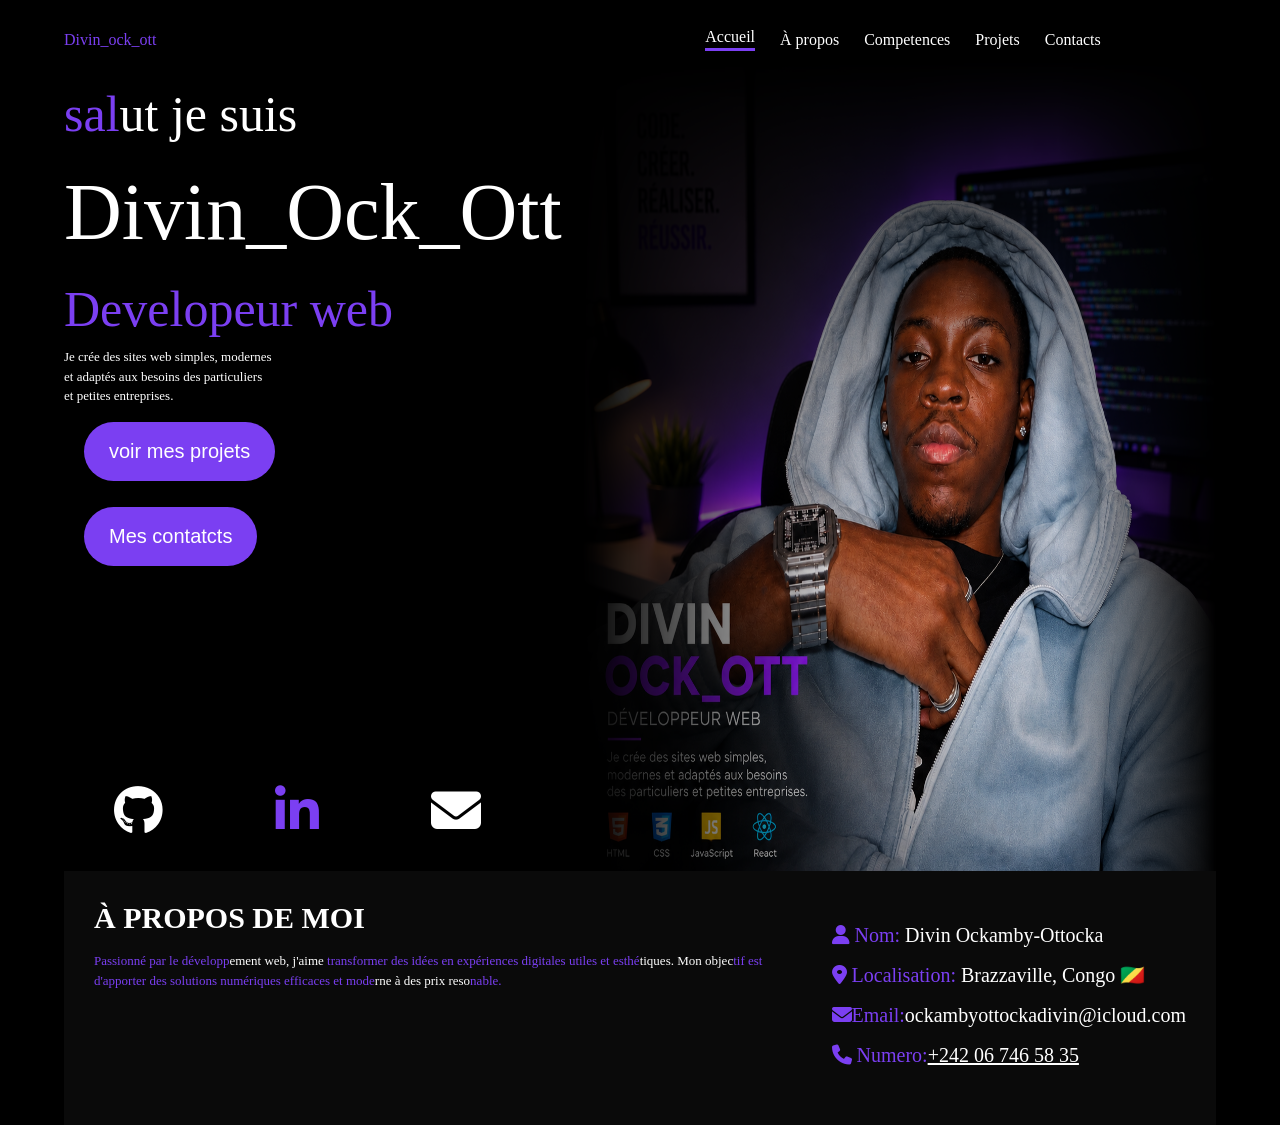
<file: index.html>
DOCTYPE html>
<html lang="fr">
  <head>
    <meta charset="UTF-8">
    <meta name="viewport" content="width=device-width, initial-scale=1.0">
    <link rel="stylesheet" href="./style.css">
    <title>portfolio de divin</title>
    <link rel="stylesheet" href="https://cdnjs.cloudflare.com/ajax/libs/font-awesome/6.5.2/css/all.min.css">
  </head>
  <body>
    <nav class="nav1">
      <a href="index.html" class="h1">Divin_ock_ott</a>
      
      <button id="menuBtn">
  <i class="fa-solid fa-bars"></i>
</button>

      <div class="niveau1">
        <a href="index.html" class="active">Accueil</a>
        <a href="apropos.html">À propos</a>
        <a href="competences.html">Competences</a>
        <a href="projets.html">Projets</a>
        <a href="contacts.html">Contacts</a>
      </div>  
    </nav>
    <div class="espace">
  
    </div>
    <div class="presentation">
      <div class="presentation-accueil">
    <p class="p1">
      <span class="sp1"><span class="sp2">sal</span>ut je suis</span>
      <br>
      <span class="sp3">Divin_Ock_Ott</span>
      <br>
      <span class="sp4">Developeur web</span>
      <br>
      <span class="sp5">
        Je crée des sites web simples, modernes <br>et adaptés aux besoins des particuliers<br> et petites entreprises.
      </span>
  </p>
  
      <button class="button1" id="projetsBtn">voir mes projets</button>
      <p id="message"></p>
      <button class="button2" id="contactsBtn">Mes contatcts</button>
    
<span class="reseaux">
  
  <a href="https://github.com/ockambyottockadivin-lgtm" class="github"><i class="fa-brands fa-github"></i></a>
  
  <a href="https://www.linkedin.com/in/divin-ockamby-ottocka-85072b435?utm_source=share_via&utm_content=profile&utm_medium=member_ios"class="linkedin"><i class="fa-brands fa-linkedin-in"></i></a>
  
  <a href="mailto:ockambyottockadivin@icloud.com" class="envelope">
    <i class="fa-solid fa-envelope"></i>
    </a>
</span>
    </div>

    <img src="photo.jpg" alt="Ma photo" class="photo">
 </div>
  
    <section class="section2" id="apropos">
      <h2 class="h2">
        À PROPOS DE MOI
      </h2>
    
  <div class="presentation2">
    <p class="p2">
    <span class="sp5">
      <span class="sp6">Passionné par le développ</span>ement web, j'aime <span class="sp7">transformer des idées en expériences digitales utiles et esthé</span>tiques. Mon objec<span class="sp8">tif est d'apporter des solutions numériques efficaces et mode</span>rne à des prix reso<span class="sp9">nable.</span>
      
      
    </span>
 
  
    </p> 
    <p class="p3">
      <span class="sp10">
      <i class="fa-solid fa-user"></i>
   Nom:</span> Divin Ockamby-Ottocka
    <br>
    <span class="sp11">
    <i class="fa-solid fa-location-dot"></i>
   Localisation:</span> Brazzaville, Congo 🇨🇬
    <br>
    <span class="sp12">
    <i class="fa-solid fa-envelope"></i>Email:<span class="sp0">ockambyottockadivin@icloud.com
    </span>
    </span>
    <br>
    <span class="sp13">
    <i class="fa-solid fa-phone"></i>
   Numero:</span><a href="tel:+242 06 746 58 35" class="a1">+242 06 746 58 35
   </a>
    </p>
   
    
  </div>
    </section>
    <div id="contactBox">
  
  <h2>Mes contacts</h2>
  
  <p>Tu peux me contacter ici :</p>
  
  <a href="mailto:ockambyottockadivin@icloud.com">
  
    <i class="fa-solid fa-envelope"></i>
    
    Email
    
  </a>
  
  <button id="fermerContact">Fermer</button>
  
</div>
 <div id="overlay"></div>
    
    
    <script src="./script.js"></script>
  </body>
</html>
</file>
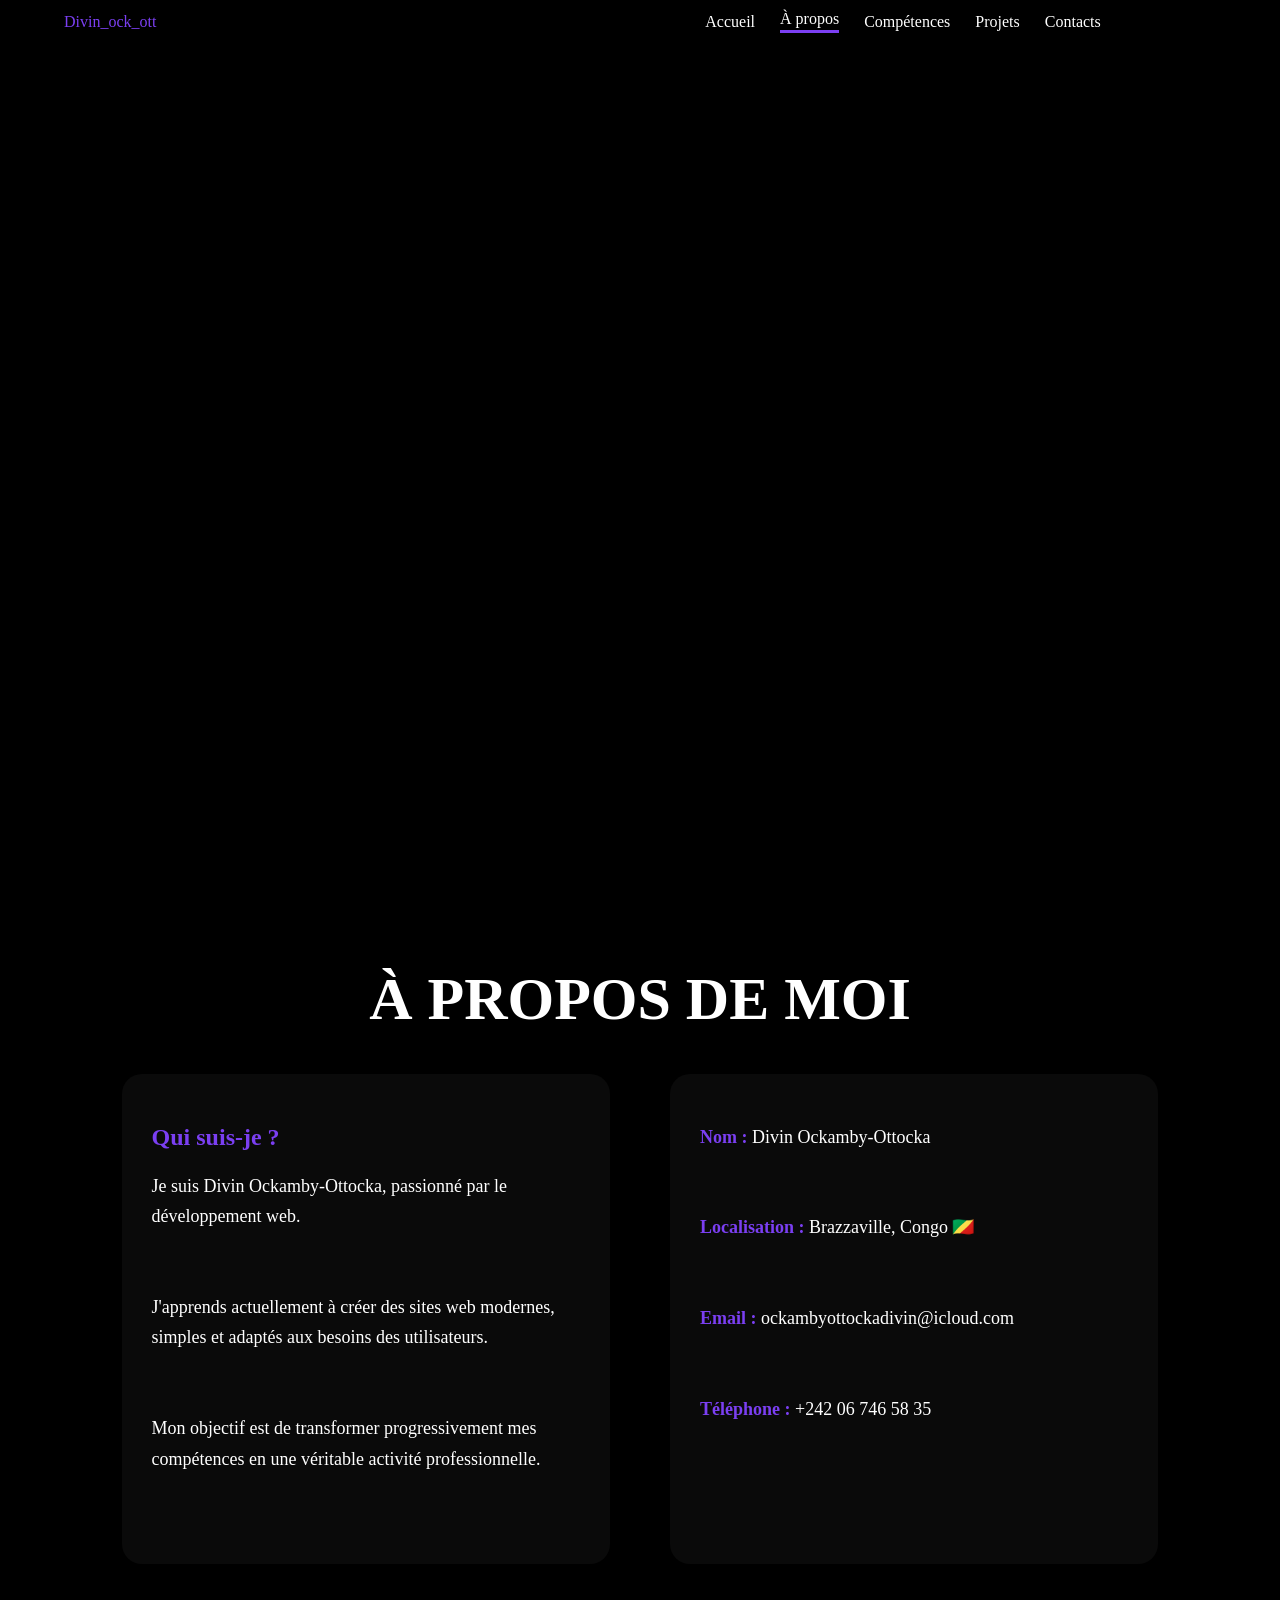
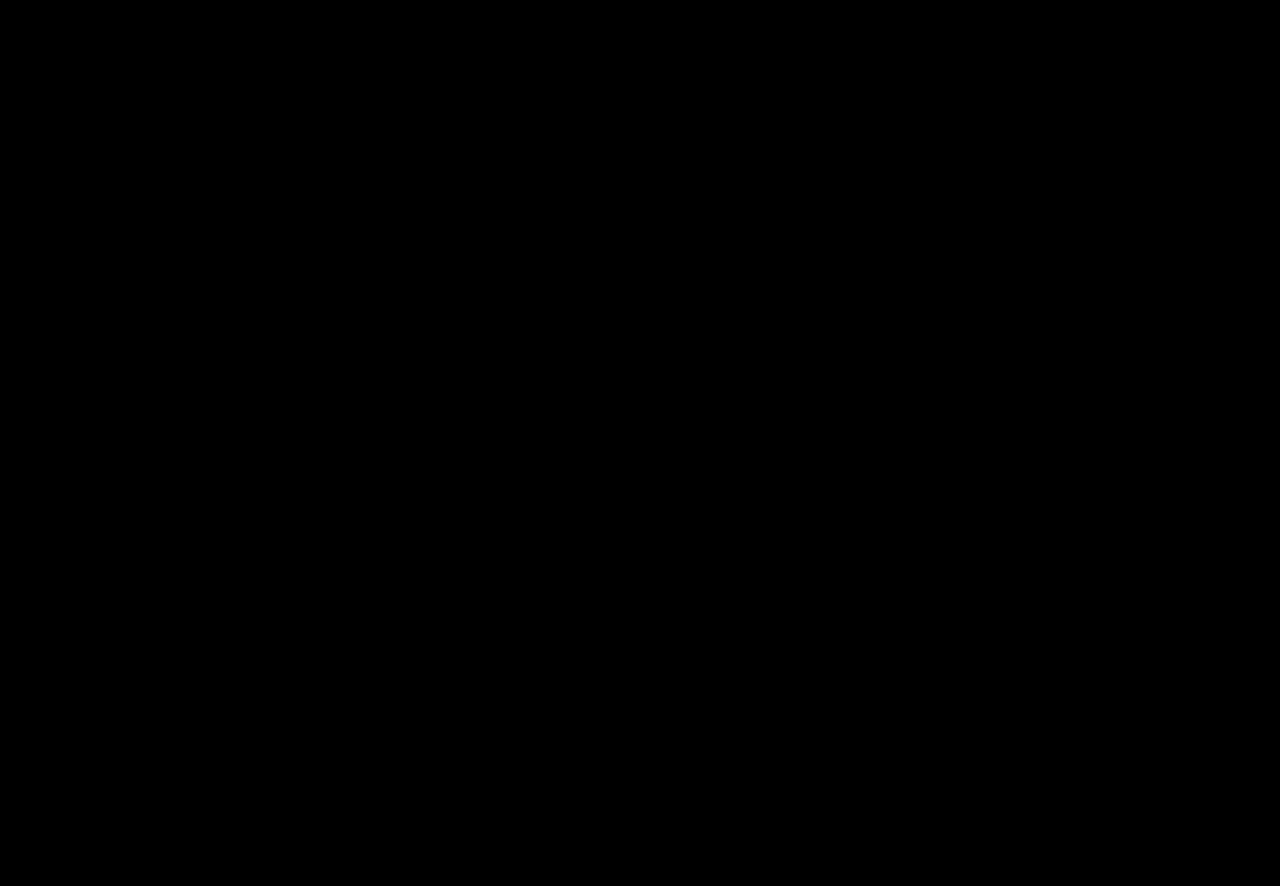
<file: apropos.html>
<!DOCTYPE html>
<html>

<head>
  <meta charset="UTF-8">
  <meta name="viewport" content="width=device-width, initial-scale=1">
  
  <link rel="stylesheet" href="./style.css">
  
  <link rel="stylesheet" href="https://cdnjs.cloudflare.com/ajax/libs/font-awesome/6.5.2/css/all.min.css">
  
  <title>a propos de moi</title>
  
</head>

<body>
  
   <nav class="nav1">
   
   <a href="index.html" class="h1">
     Divin_ock_ott
   </a>
   
   <div class="niveau1">
     
     <a href="index.html">Accueil</a>
     
     <a href="apropos.html" class="active">À propos</a>
     
     <a href="competences.html">Compétences</a>
     
     <a href="projets.html">Projets</a>
     
     <a href="contacts.html">Contacts</a>
     
   </div>
   
 </nav>
 
 <main class="page">
   
   <h1>À PROPOS DE MOI</h1>
   
   <div class="apropos-contenu">
     
     <div class="apropos-texte">
       
       <h2>Qui suis-je ?</h2>
       
       <p>
         Je suis Divin Ockamby-Ottocka, passionné par le développement web.
       </p>
       <p>
         J'apprends actuellement à créer des sites web modernes, simples et adaptés aux besoins des utilisateurs.
       </p>
       <p>
         Mon objectif est de transformer progressivement
         mes compétences en une véritable activité
         professionnelle.
       </p>
       
     </div>
    
     <div class="apropos-infos">
   
   <p>
     <strong>Nom :</strong>
     Divin Ockamby-Ottocka
   </p>
   
   <p>
     <strong>Localisation :</strong>
     Brazzaville, Congo 🇨🇬
   </p>
   
   <p>
     <strong>Email :</strong>
     ockambyottockadivin@icloud.com
   </p>
   
   <p>
     <strong>Téléphone :</strong>
     +242 06 746 58 35
   </p>
   
 </div>
 
 </div>
 
 </main>
  <script src="./script.js"></script>
</body>

</html>
</file>
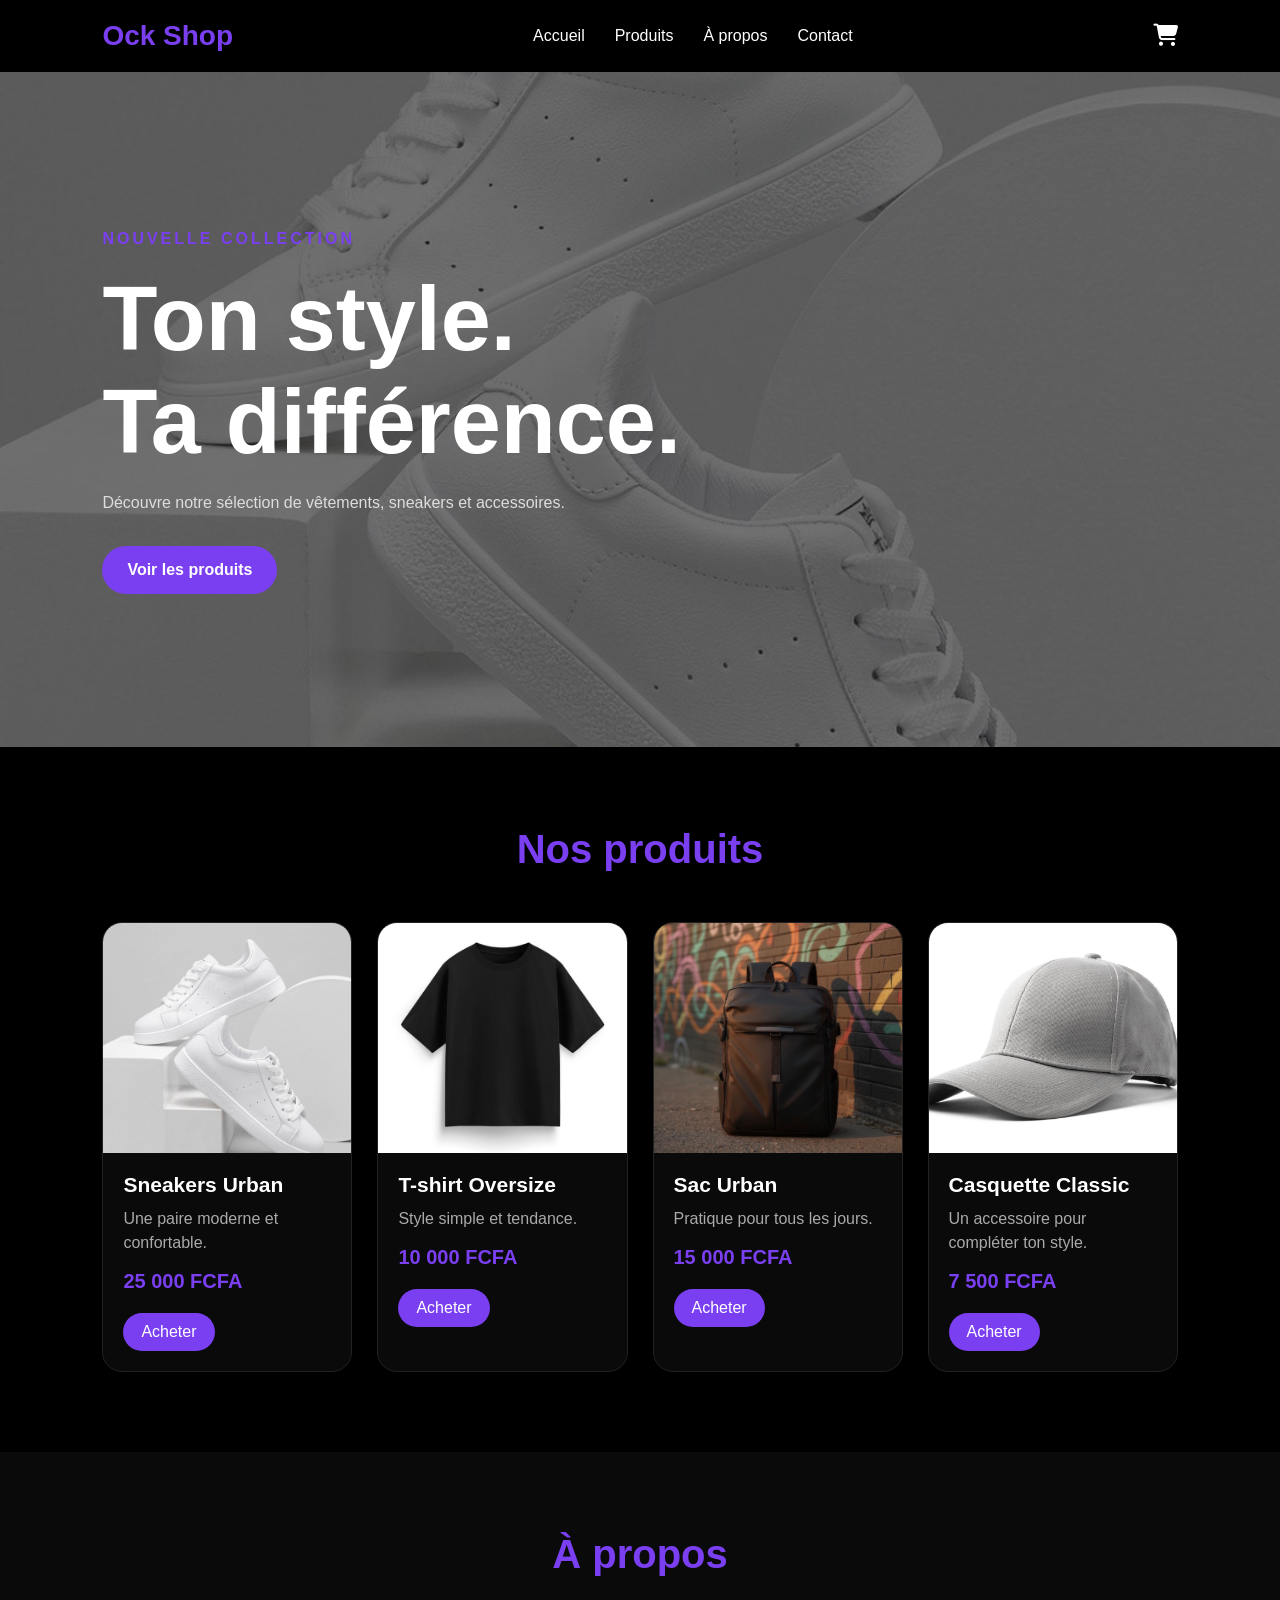
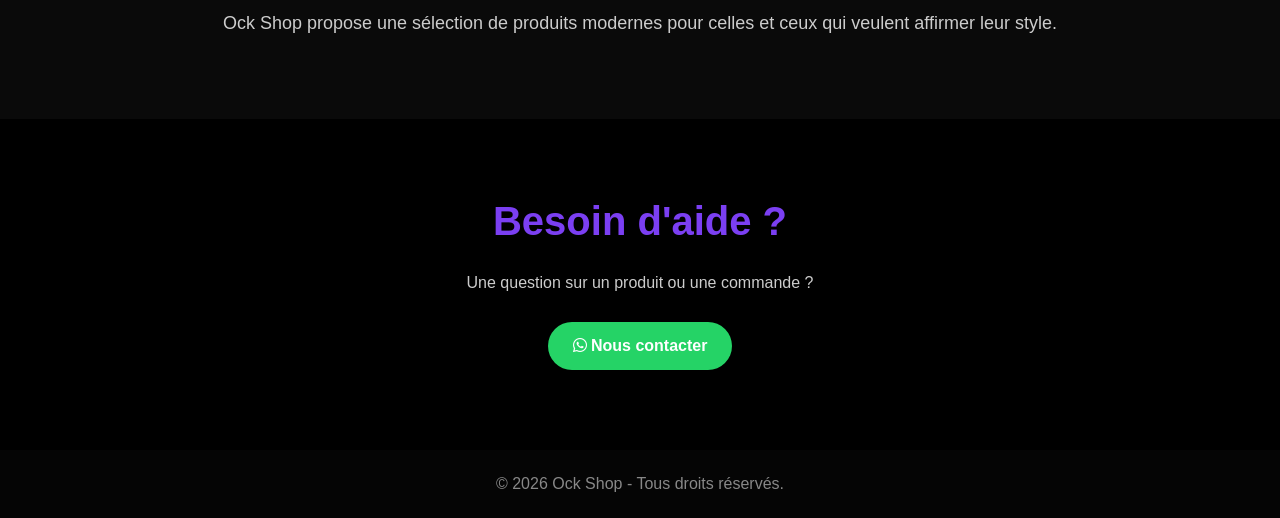
<file: boutique.html>
<!DOCTYPE html>
<html lang="fr">

<head>
  <meta charset="UTF-8">

  <meta name="viewport" content="width=device-width, initial-scale=1.0">

  <title>Ock Shop - Boutique</title>

  <link rel="stylesheet" href="boutique.css">

  <link rel="stylesheet"
    href="https://cdnjs.cloudflare.com/ajax/libs/font-awesome/6.5.2/css/all.min.css">
</head>

<body>

  <header class="header">

    <a href="#" class="logo">
      Ock Shop
    </a>

    <nav class="menu">
      <a href="#accueil">Accueil</a>
      <a href="#produits">Produits</a>
      <a href="#apropos">À propos</a>
      <a href="#contact">Contact</a>
    </nav>

    <a href="#produits" class="panier">
      <i class="fa-solid fa-cart-shopping"></i>
    </a>

  </header>


  <main>

    <section id="accueil" class="hero">

      <div class="hero-text">

        <p>NOUVELLE COLLECTION</p>

        <h1>Ton style.<br>Ta différence.</h1>

        <p>
          Découvre notre sélection de vêtements,
          sneakers et accessoires.
        </p>

        <a href="#produits" class="btn">
          Voir les produits
        </a>

      </div>

    </section>


    <section id="produits" class="produits">

      <h2>Nos produits</h2>

      <div class="produits-grid">

        <article class="produit">

          <img src="sneakers.jpg" alt="Sneakers">

          <div class="produit-info">

            <h3>Sneakers Urban</h3>

            <p>Une paire moderne et confortable.</p>

            <strong>25 000 FCFA</strong>

<a href="#" class="acheter" data-produit="Sneakers Urban" data-prix="25000">
  Acheter
</a>

          </div>

        </article>


        <article class="produit">

          <img src="tshirt.jpg" alt="T-shirt">

          <div class="produit-info">

            <h3>T-shirt Oversize</h3>

            <p>Style simple et tendance.</p>

            <strong>10 000 FCFA</strong>

<a href="#" class="acheter" data-produit="T-shirt Oversize" data-prix="10000">
  Acheter
</a>

          </div>

        </article>


        <article class="produit">

          <img src="sac.jpg" alt="Sac">

          <div class="produit-info">

            <h3>Sac Urban</h3>

            <p>Pratique pour tous les jours.</p>

            <strong>15 000 FCFA</strong>

<a href="#" class="acheter" data-produit="Sac Urban" data-prix="15000">

  Acheter
  
</a>

          </div>

        </article>


        <article class="produit">

          <img src="casquette.jpg" alt="Casquette">

          <div class="produit-info">

            <h3>Casquette Classic</h3>

            <p>Un accessoire pour compléter ton style.</p>

            <strong>7 500 FCFA</strong>

<a href="#" class="acheter" data-produit="T-shirt Oversize" data-prix="10000">
  Acheter
</a>

          </div>

        </article>

      </div>

    </section>


    <section id="apropos" class="apropos">

      <h2>À propos</h2>

      <p>
        Ock Shop propose une sélection de produits
        modernes pour celles et ceux qui veulent
        affirmer leur style.
      </p>

    </section>


    <section id="contact" class="contact">

      <h2>Besoin d'aide ?</h2>

      <p>
        Une question sur un produit ou une commande ?
      </p>

      <a href="https://wa.me/242067465835" class="whatsapp">
        <i class="fa-brands fa-whatsapp"></i>
        Nous contacter
      </a>

    </section>

  </main>


  <footer>

    <p>© 2026 Ock Shop - Tous droits réservés.</p>

  </footer>
    <script src="./script.js"></script>
</body>

</html>
</file>
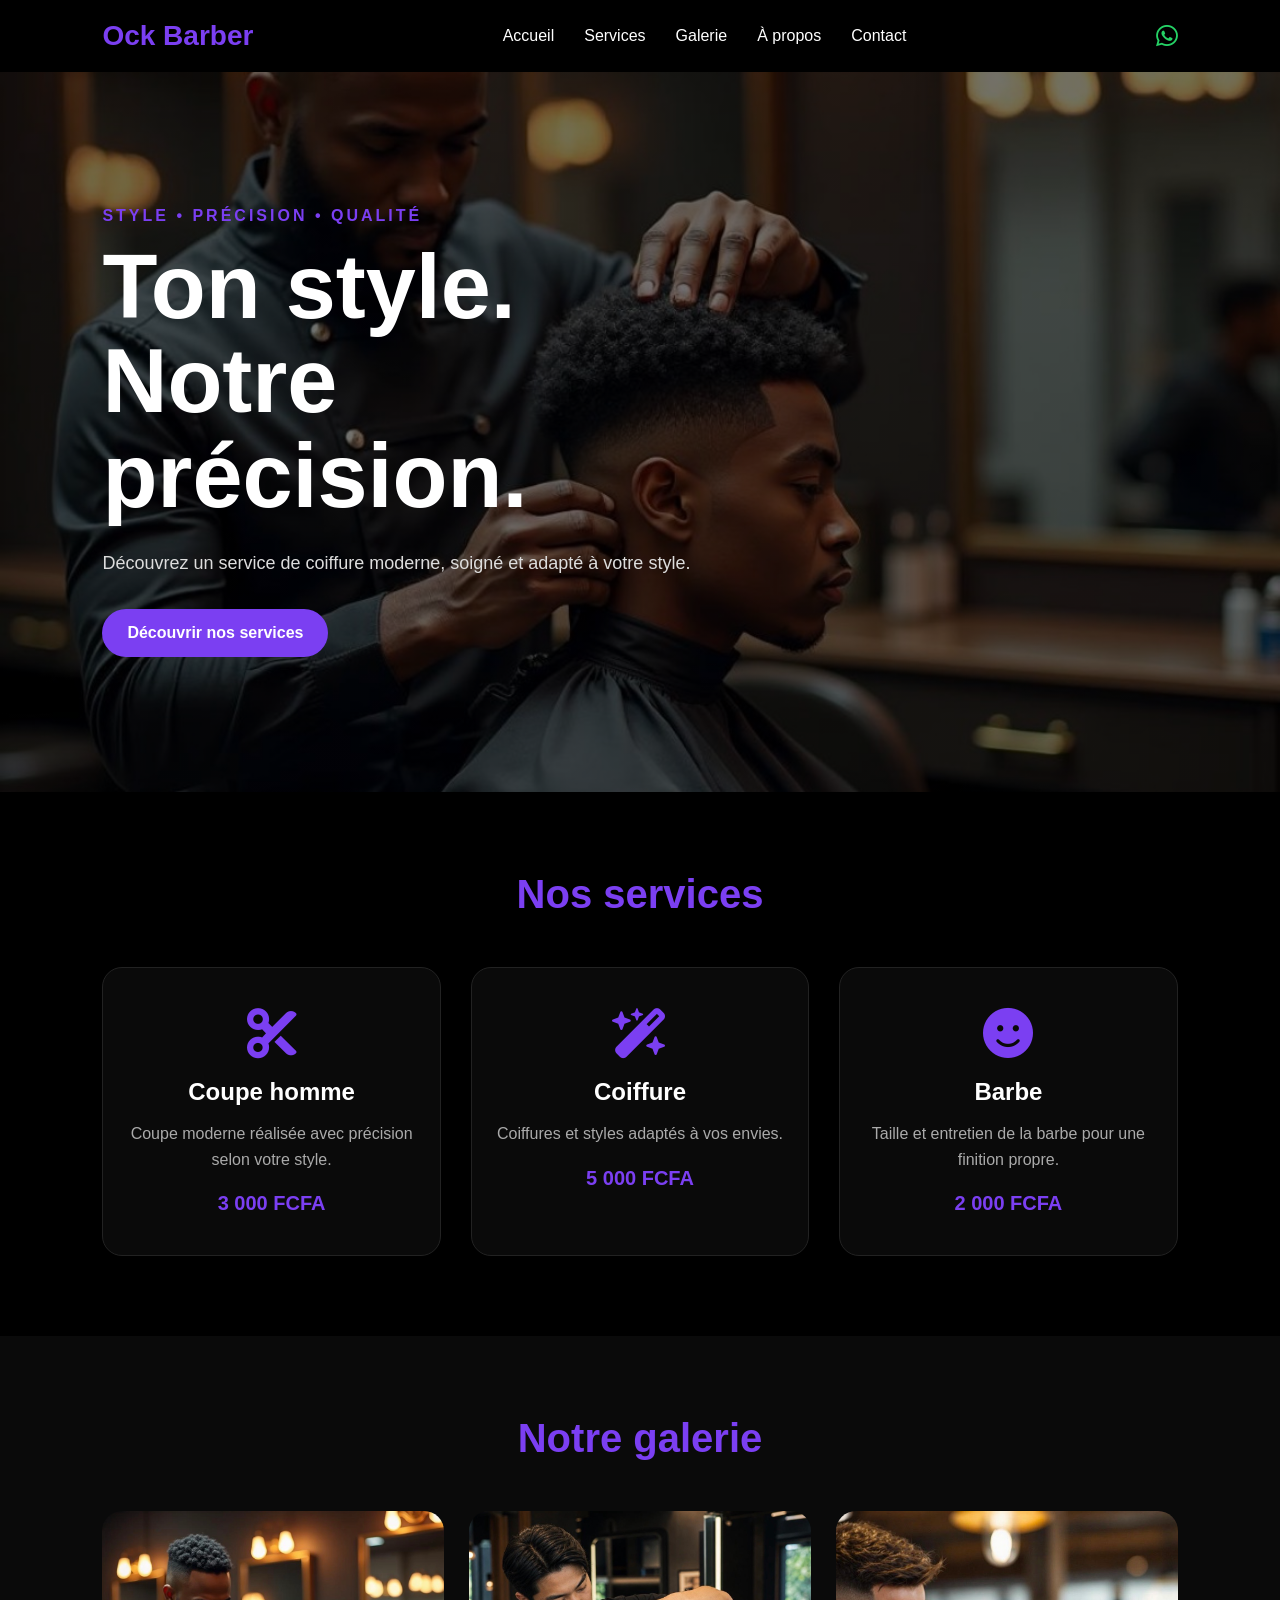
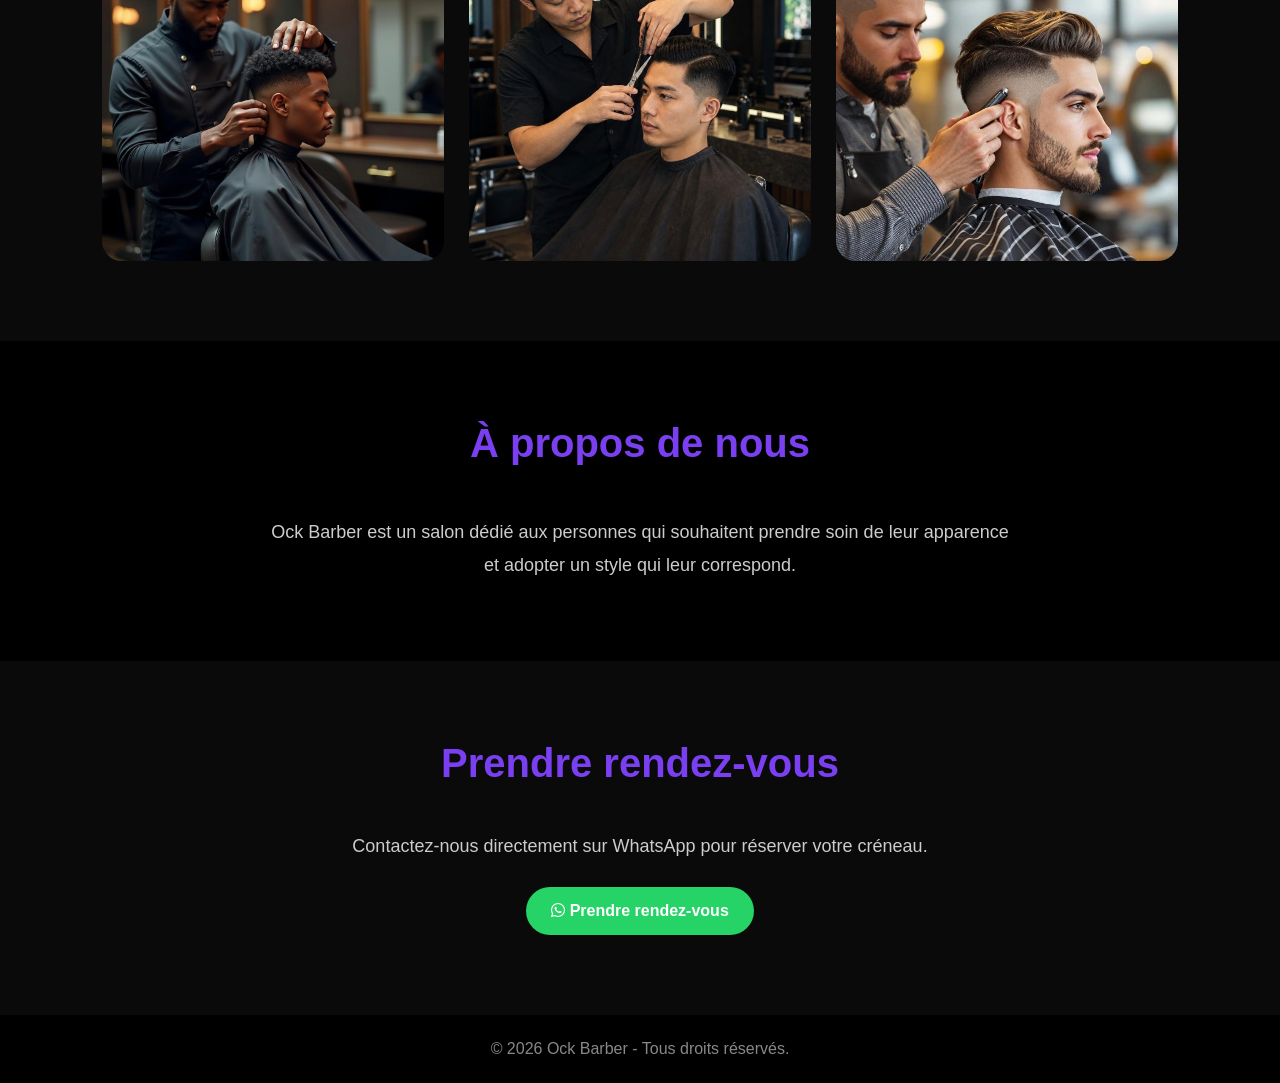
<file: coiffure.html>
<!DOCTYPE html>
<html lang="fr">

<head>
  <meta charset="UTF-8">

  <meta name="viewport" content="width=device-width, initial-scale=1.0">

  <title>Ock Barber - Salon de coiffure</title>

  <link rel="stylesheet" href="coiffure.css">

  <link rel="stylesheet"
    href="https://cdnjs.cloudflare.com/ajax/libs/font-awesome/6.5.2/css/all.min.css">
</head>

<body>

  <header class="header">

    <a href="#" class="logo">
      Ock Barber
    </a>

    <nav class="menu">
      <a href="#accueil">Accueil</a>
      <a href="#services">Services</a>
      <a href="#galerie">Galerie</a>
      <a href="#apropos">À propos</a>
      <a href="#contact">Contact</a>
    </nav>

    <a href="https://wa.me/242067465835" class="whatsapp">
      <i class="fa-brands fa-whatsapp"></i>
    </a>

  </header>


  <main>

    <!-- ACCUEIL -->

    <section id="accueil" class="hero">

      <div class="hero-text">

        <p class="sur-titre">
          STYLE • PRÉCISION • QUALITÉ
        </p>

        <h1>
          Ton style.<br>
          Notre précision.
        </h1>

        <p>
          Découvrez un service de coiffure moderne,
          soigné et adapté à votre style.
        </p>

        <a href="#services" class="btn">
          Découvrir nos services
        </a>

      </div>

    </section>


    <!-- SERVICES -->

    <section id="services" class="services">

      <h2>Nos services</h2>

      <div class="services-grid">

        <article class="service">

          <i class="fa-solid fa-scissors"></i>

          <h3>Coupe homme</h3>

          <p>
            Coupe moderne réalisée avec précision
            selon votre style.
          </p>

          <strong>3 000 FCFA</strong>

        </article>


        <article class="service">

          <i class="fa-solid fa-wand-magic-sparkles"></i>

          <h3>Coiffure</h3>

          <p>
            Coiffures et styles adaptés à vos envies.
          </p>

          <strong>5 000 FCFA</strong>

        </article>


        <article class="service">

          <i class="fa-solid fa-face-smile"></i>

          <h3>Barbe</h3>

          <p>
            Taille et entretien de la barbe pour
            une finition propre.
          </p>

          <strong>2 000 FCFA</strong>

        </article>

      </div>

    </section>


    <!-- GALERIE -->

    <section id="galerie" class="galerie">

      <h2>Notre galerie</h2>

      <div class="galerie-grid">

        <img src="coiffure1.jpg" alt="Coupe de cheveux">

        <img src="coiffure2.jpg" alt="Coiffure homme">

        <img src="coiffure3.jpg" alt="Style de coiffure">

      </div>

    </section>


    <!-- À PROPOS -->

    <section id="apropos" class="apropos">

      <h2>À propos de nous</h2>

      <p>
        Ock Barber est un salon dédié aux personnes
        qui souhaitent prendre soin de leur apparence
        et adopter un style qui leur correspond.
      </p>

    </section>


    <!-- CONTACT -->

    <section id="contact" class="contact">

      <h2>Prendre rendez-vous</h2>

      <p>
        Contactez-nous directement sur WhatsApp
        pour réserver votre créneau.
      </p>

      <a href="https://wa.me/242067465835" class="btn whatsapp-btn">
        <i class="fa-brands fa-whatsapp"></i>
        Prendre rendez-vous
      </a>

    </section>

  </main>


  <footer>

    <p>© 2026 Ock Barber - Tous droits réservés.</p>

  </footer>
  <script src="./script.js"></script>
</body>

</html>
</file>
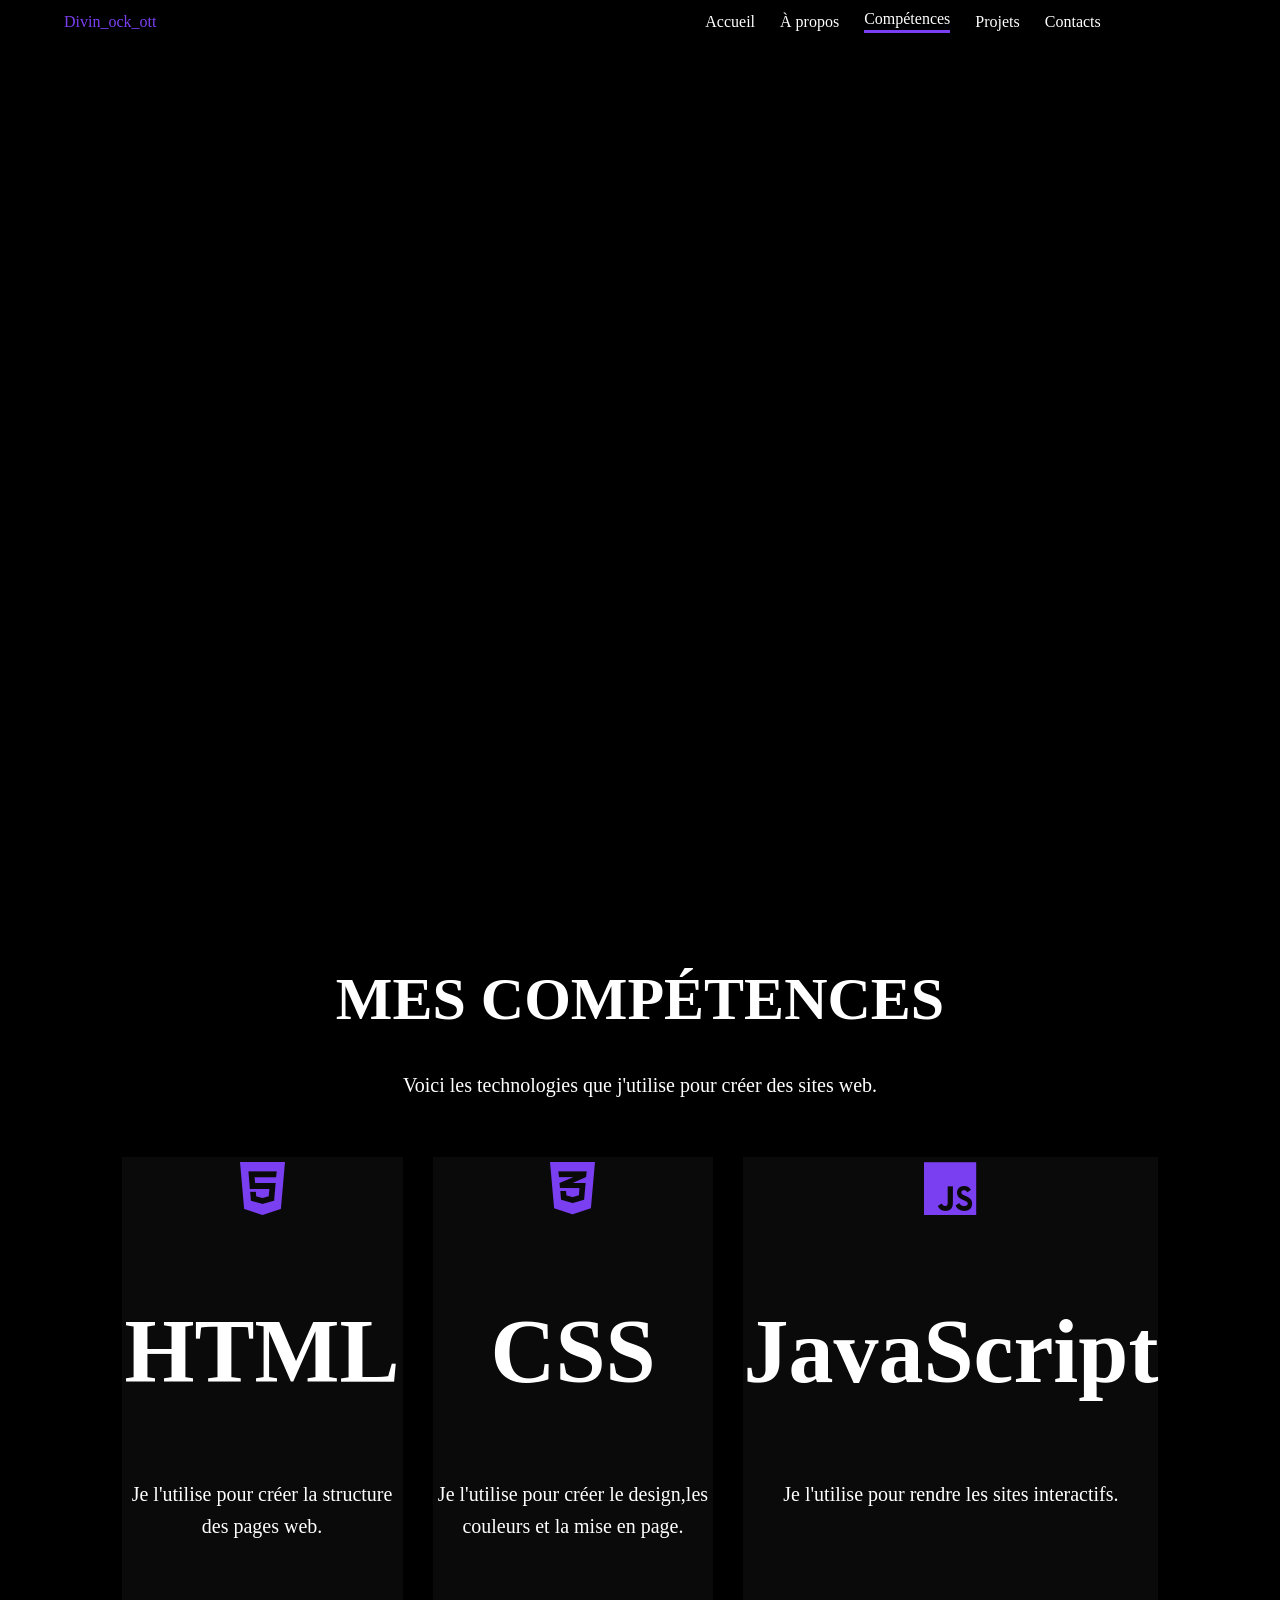
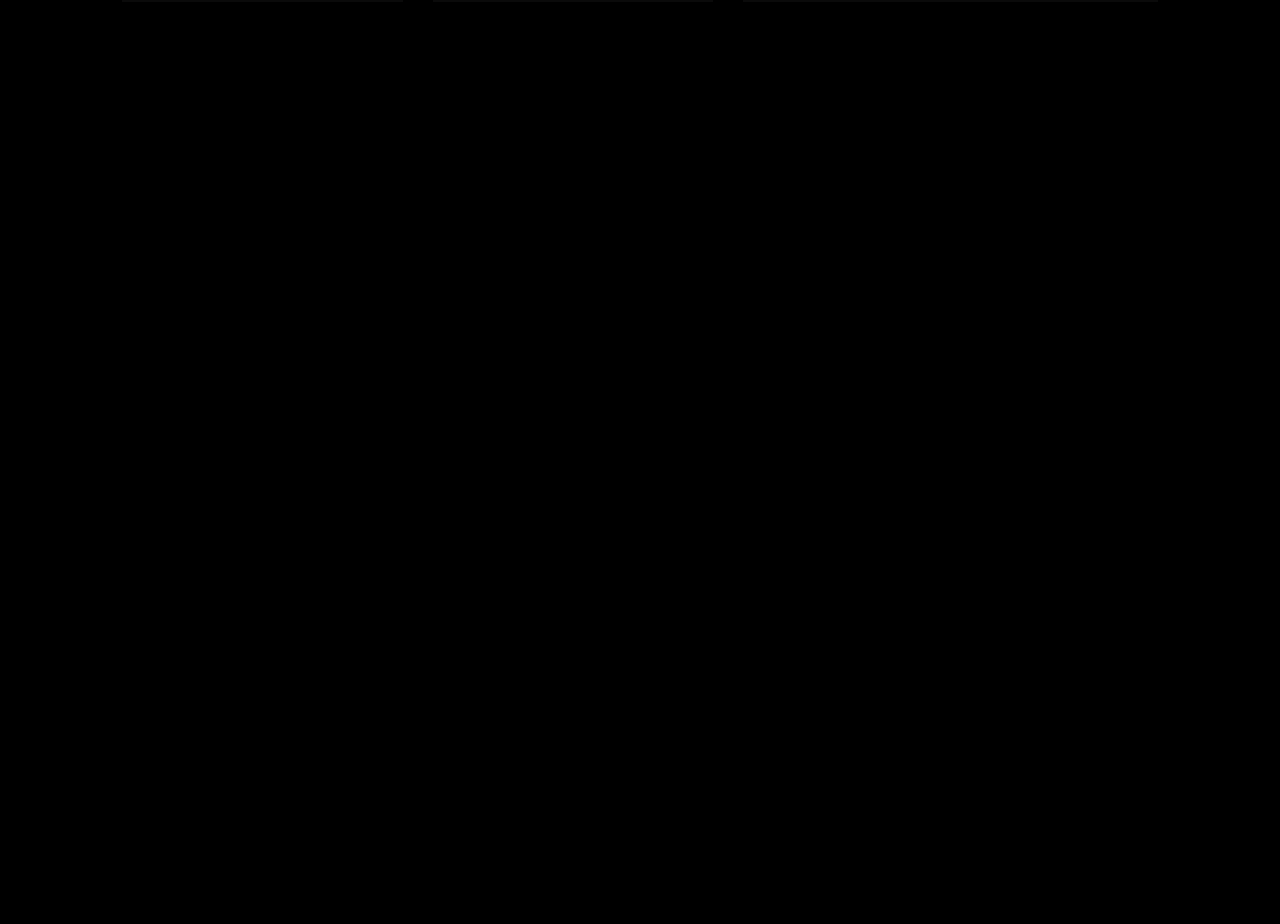
<file: competences.html>
<!DOCTYPE html>
<html>

<head>
  <meta charset="UTF-8">
  <meta name="viewport" content="width=device-width, initial-scale=1">
  
  <link rel="stylesheet" href="./style.css">
  
  <link rel="stylesheet" href="https://cdnjs.cloudflare.com/ajax/libs/font-awesome/6.5.2/css/all.min.css">
  
  <title>Mes compétences-Divin</title>
  
</head>

<body>
  <nav class="nav1">
  
  <a href="index.html" class="h1">Divin_ock_ott
  </a>
  
  <div class="niveau1">
    
    <a href="index.html">Accueil</a>
    
    <a href="apropos.html"> À propos
    </a>
    
    <a href="competences.html" class="active">Compétences</a>
    
    <a href="projets.html">Projets
    </a>
    
    <a href="contacts.html">Contacts
    </a>
    
  </div>
  
</nav>
<main class="page">
    <h1>MES COMPÉTENCES</h1>
  
  <p>
    Voici les technologies que j'utilise pour créer des sites web.
  </p>
  
  <div class="competences">
    
    <div class="competence">
      
      <i class="fa-brands fa-html5"></i>
      <h2>HTML</h2>
      <p>Je l'utilise pour créer la structure des pages web.</p>
      
    </div>
    
    <div class="competence">
      
      <i class="fa-brands fa-css3-alt"></i>
      <h2>CSS</h2>
      <p>
  Je l'utilise pour créer le design,les couleurs et la mise en page.</p>
      
    </div>
    
    <div class="competence">
  
  <i class="fa-brands fa-js"></i>
    <h2>JavaScript</h2>
    <p>Je l'utilise pour rendre les sites interactifs.</p>
    </div>
    
  </div>
</main>
  <script src="./script.js"></script>
</body>

</html>
</file>
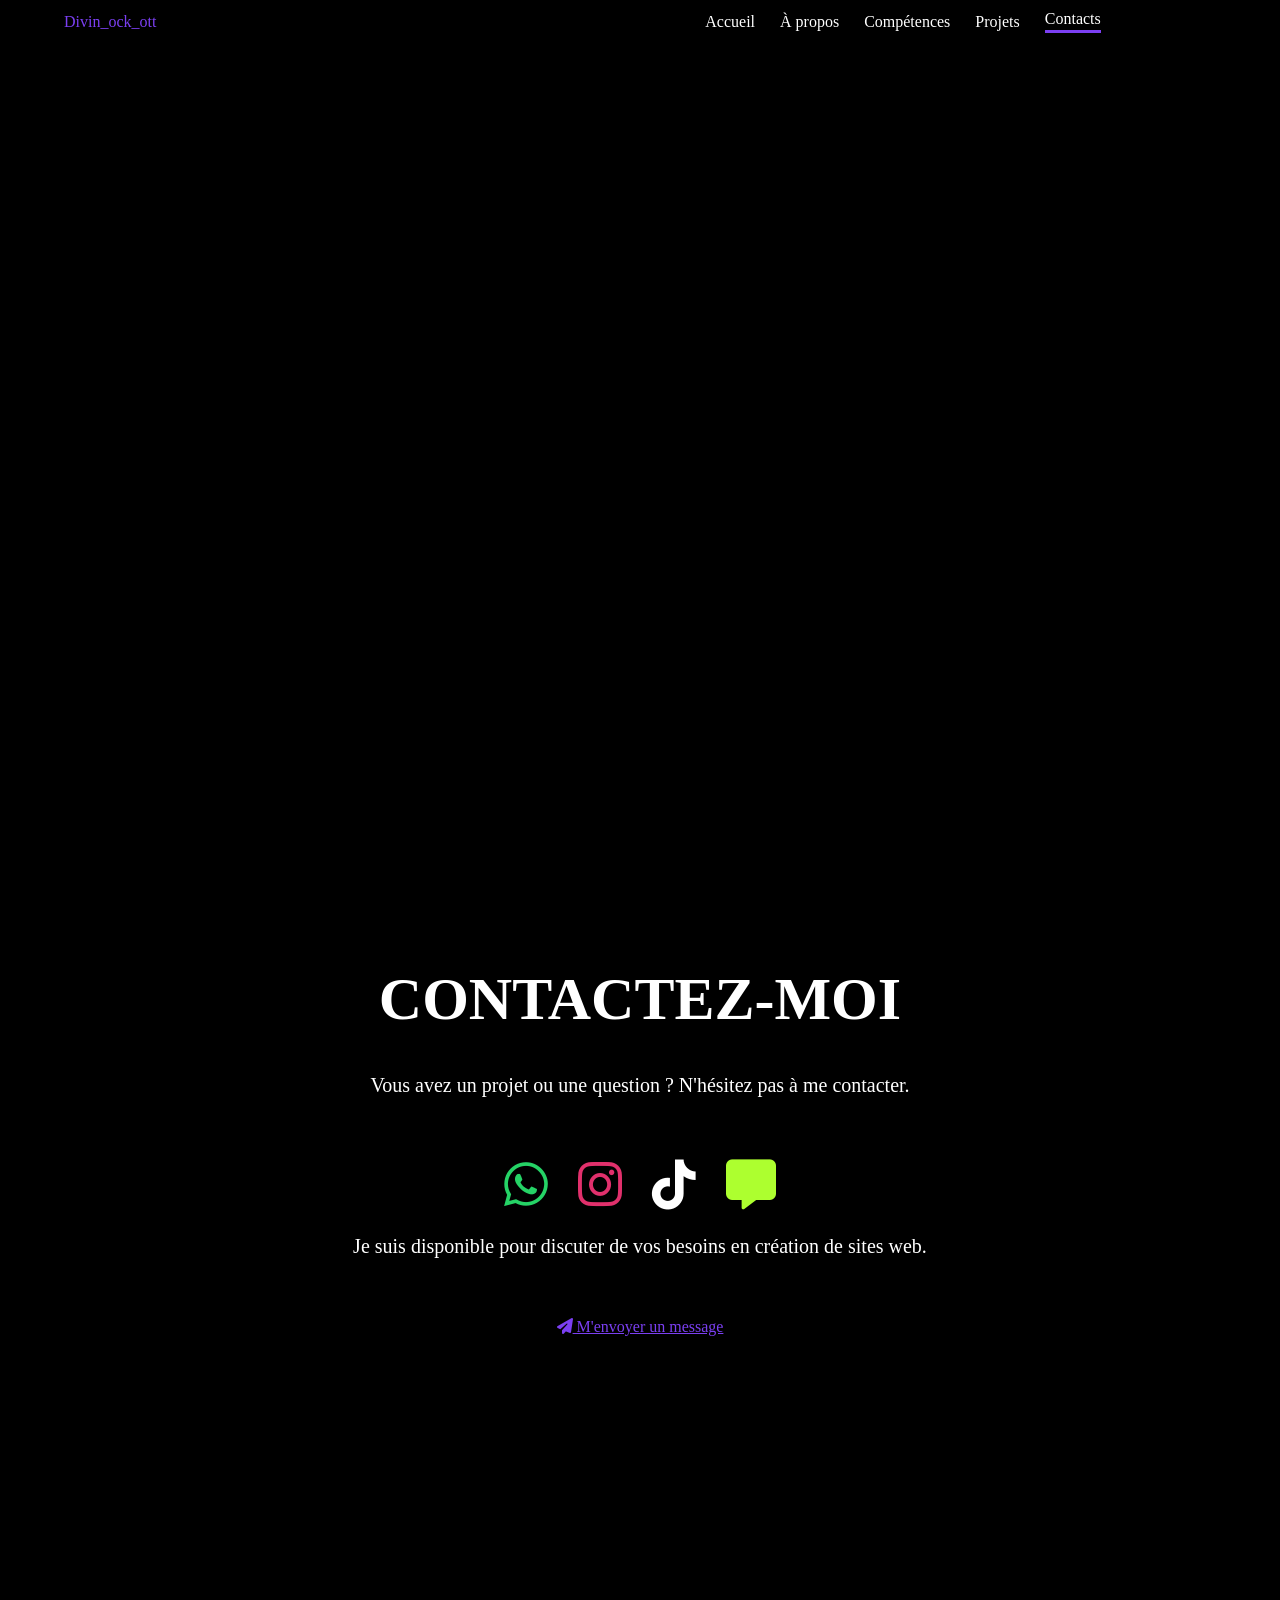
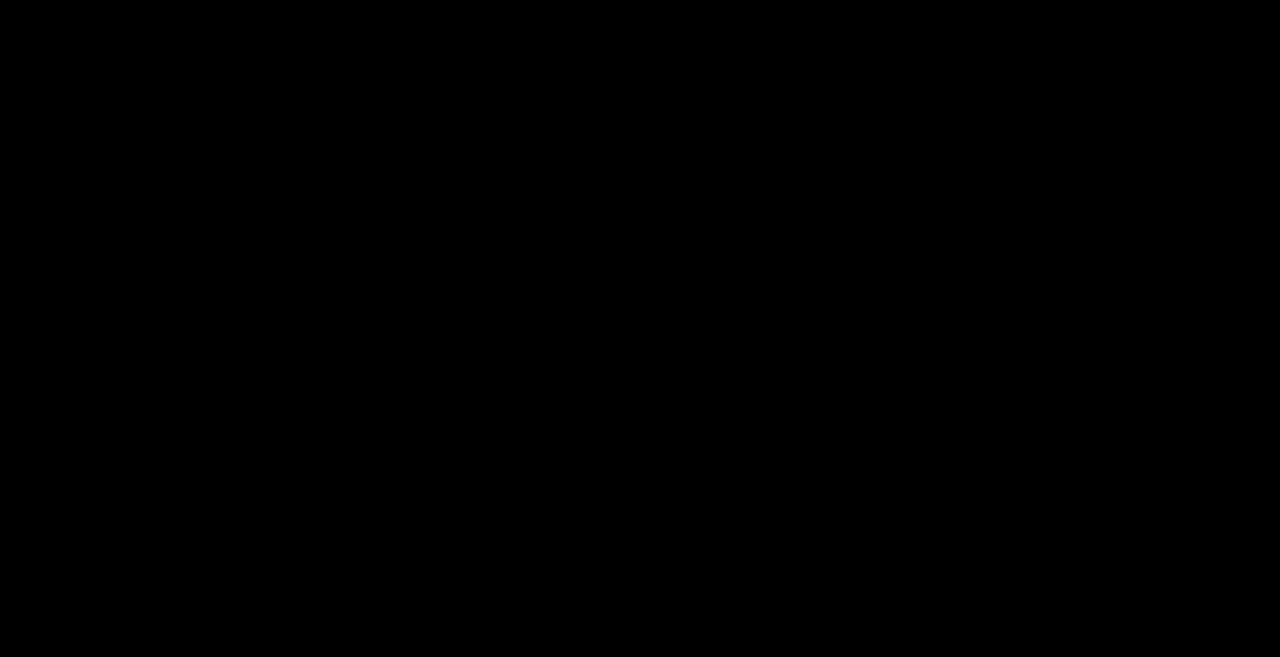
<file: contacts.html>
<!DOCTYPE html>
<html>

<head>
  <meta charset="UTF-8">
  <meta name="viewport" content="width=device-width, initial-scale=1">
  
  <link rel="stylesheet" href="./style.css">

<link rel="stylesheet" href="https://cdnjs.cloudflare.com/ajax/libs/font-awesome/6.5.2/css/all.min.css">
  
  <title>contacts-Divin</title>
</head>

<body>
  <nav class="nav1">
  
  <a href="index.html" class="h1">
    Divin_ock_ott
  </a>
  
  <div class="niveau1">
    
    <a href="index.html">Accueil</a>
    
    <a href="apropos.html">À propos</a>
    
    <a href="competences.html">Compétences</a>
    
    <a href="projets.html">Projets</a>
    
    <a href="contacts.html" class="active">Contacts</a>
    
  </div>
  
</nav>
  
   <main class="page">

        <h1>CONTACTEZ-MOI</h1>

        <p>
            Vous avez un projet ou une question ?
            N'hésitez pas à me contacter.
        </p>
        
        <div class="contact-contenu">
  
  <a href="#" class="contact-social whatsapp">
  
    <i class="fa-brands fa-whatsapp"></i>
  </a>
  
  <a href="#" class="contact-social instagram">
  
    <i class="fa-brands fa-instagram"></i>
  </a>
  
  <a href="#" class="contact-social tiktok">
  
    <i class="fa-brands fa-tiktok"></i>
  </a>
  
  <a href="sms:" class="contact-social message">
  
    <i class="fa-solid fa-message"></i>
  </a>
  
</div>
        
 <p>
                    Je suis disponible pour discuter de vos

                    besoins en création de sites web.

                </p>

                <a href="https://wa.me/message/O7EOMLQE2TKND1" 
                
                   class="contact-button">

                    <i class="fa-solid fa-paper-plane"></i>
                    M'envoyer un message
                </a>

            </div>

        </div>
        
    </main>
  
  
  
  
  
  
  
  
  
  
  
  
  
  
  
  
  
  
  
  
  
  
  
  
  
  
  
<script src="./script.js"></script>  
  
  
  
</body>

</html>
</file>
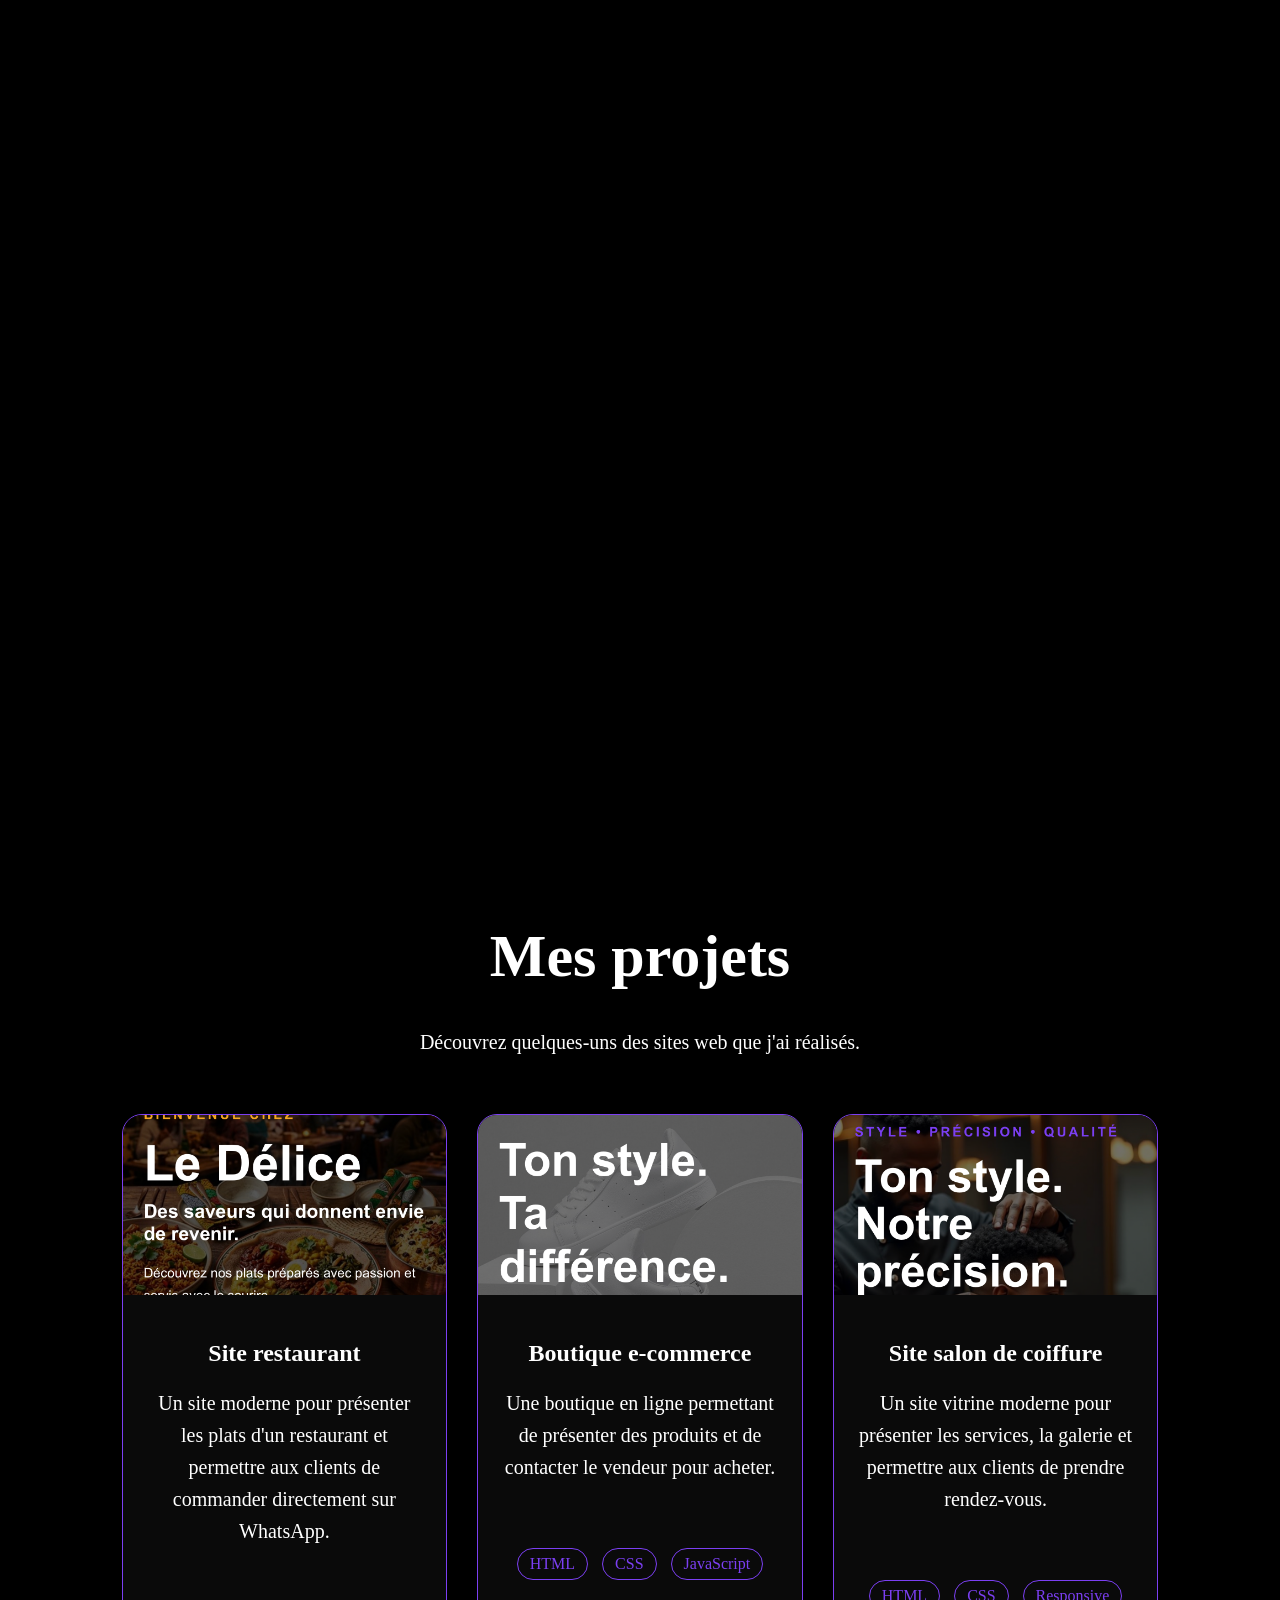
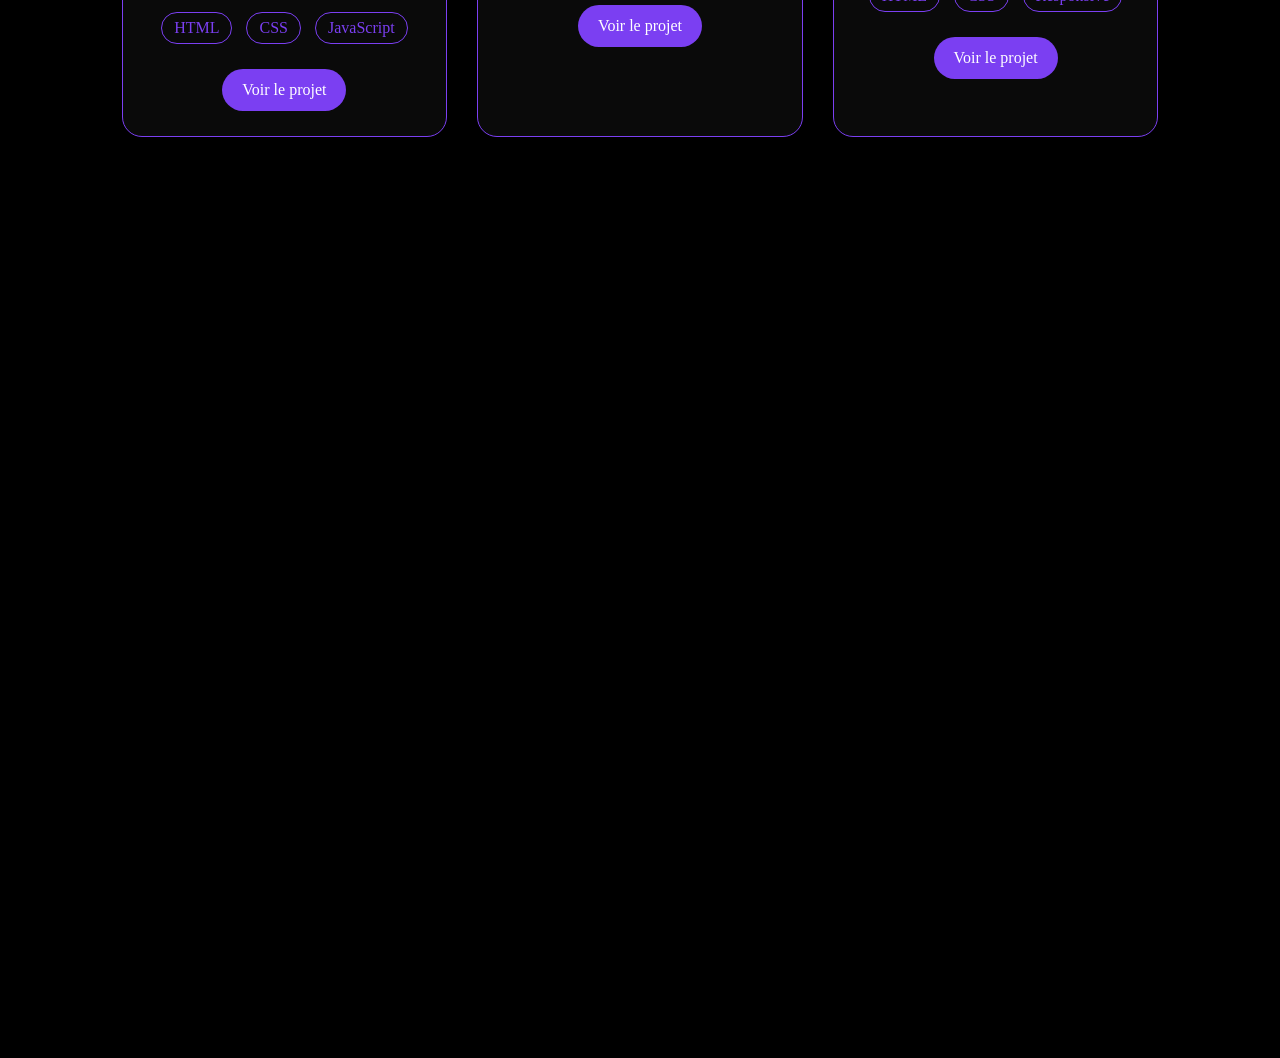
<file: projets.html>
<!DOCTYPE html>
<html lang="fr">

<head>
  <meta charset="UTF-8">
  <meta name="viewport" content="width=device-width, initial-scale=1.0">

  <title>Mes projets - Divin</title>

  <link rel="stylesheet" href="style.css">

  <link rel="stylesheet"
    href="https://cdnjs.cloudflare.com/ajax/libs/font-awesome/6.5.2/css/all.min.css">
</head>

<body>

  <div class="page">

    <h1>Mes projets</h1>

    <p>
      Découvrez quelques-uns des sites web que j'ai réalisés.
    </p>


    <div class="projets">


      <!-- PROJET RESTAURANT -->

      <article class="projet">

        <div class="projet-image">
          
  <img src="restaurants.jpg" alt="Aperçu du site restaurant">

        </div>

        <div class="projet-contenu">

          <h2>Site restaurant</h2>

          <p>
            Un site moderne pour présenter les plats
            d'un restaurant et permettre aux clients
            de commander directement sur WhatsApp.
          </p>

          <span>HTML</span>
          <span>CSS</span>
          <span>JavaScript</span>

          <a href="restaurant.html" class="voir-projet">
            Voir le projet
          </a>

        </div>

      </article>


      <!-- PROJET E-COMMERCE -->

      <article class="projet">

        <div class="projet-image">

  <img src="commerce.jpg" alt="Aperçu du site ecommerce">

        </div>

        <div class="projet-contenu">

          <h2>Boutique e-commerce</h2>

          <p>
            Une boutique en ligne permettant de
            présenter des produits et de contacter
            le vendeur pour acheter.
          </p>

          <span>HTML</span>
          <span>CSS</span>
          <span>JavaScript</span>

          <a href="boutique.html" class="voir-projet">
            Voir le projet
          </a>

        </div>

      </article>


      <!-- PROJET COIFFURE -->

      <article class="projet">

        <div class="projet-image">
          
  <img src="coiffures.jpg" alt="Aperçu du site coiffures">

        </div>

        <div class="projet-contenu">

          <h2>Site salon de coiffure</h2>

          <p>
            Un site vitrine moderne pour présenter
            les services, la galerie et permettre
            aux clients de prendre rendez-vous.
          </p>

          <span>HTML</span>
          <span>CSS</span>
          <span>Responsive</span>

          <a href="coiffure.html" class="voir-projet">
            Voir le projet
          </a>

        </div>

      </article>


    </div>

  </div>

</body>

</html>
</file>
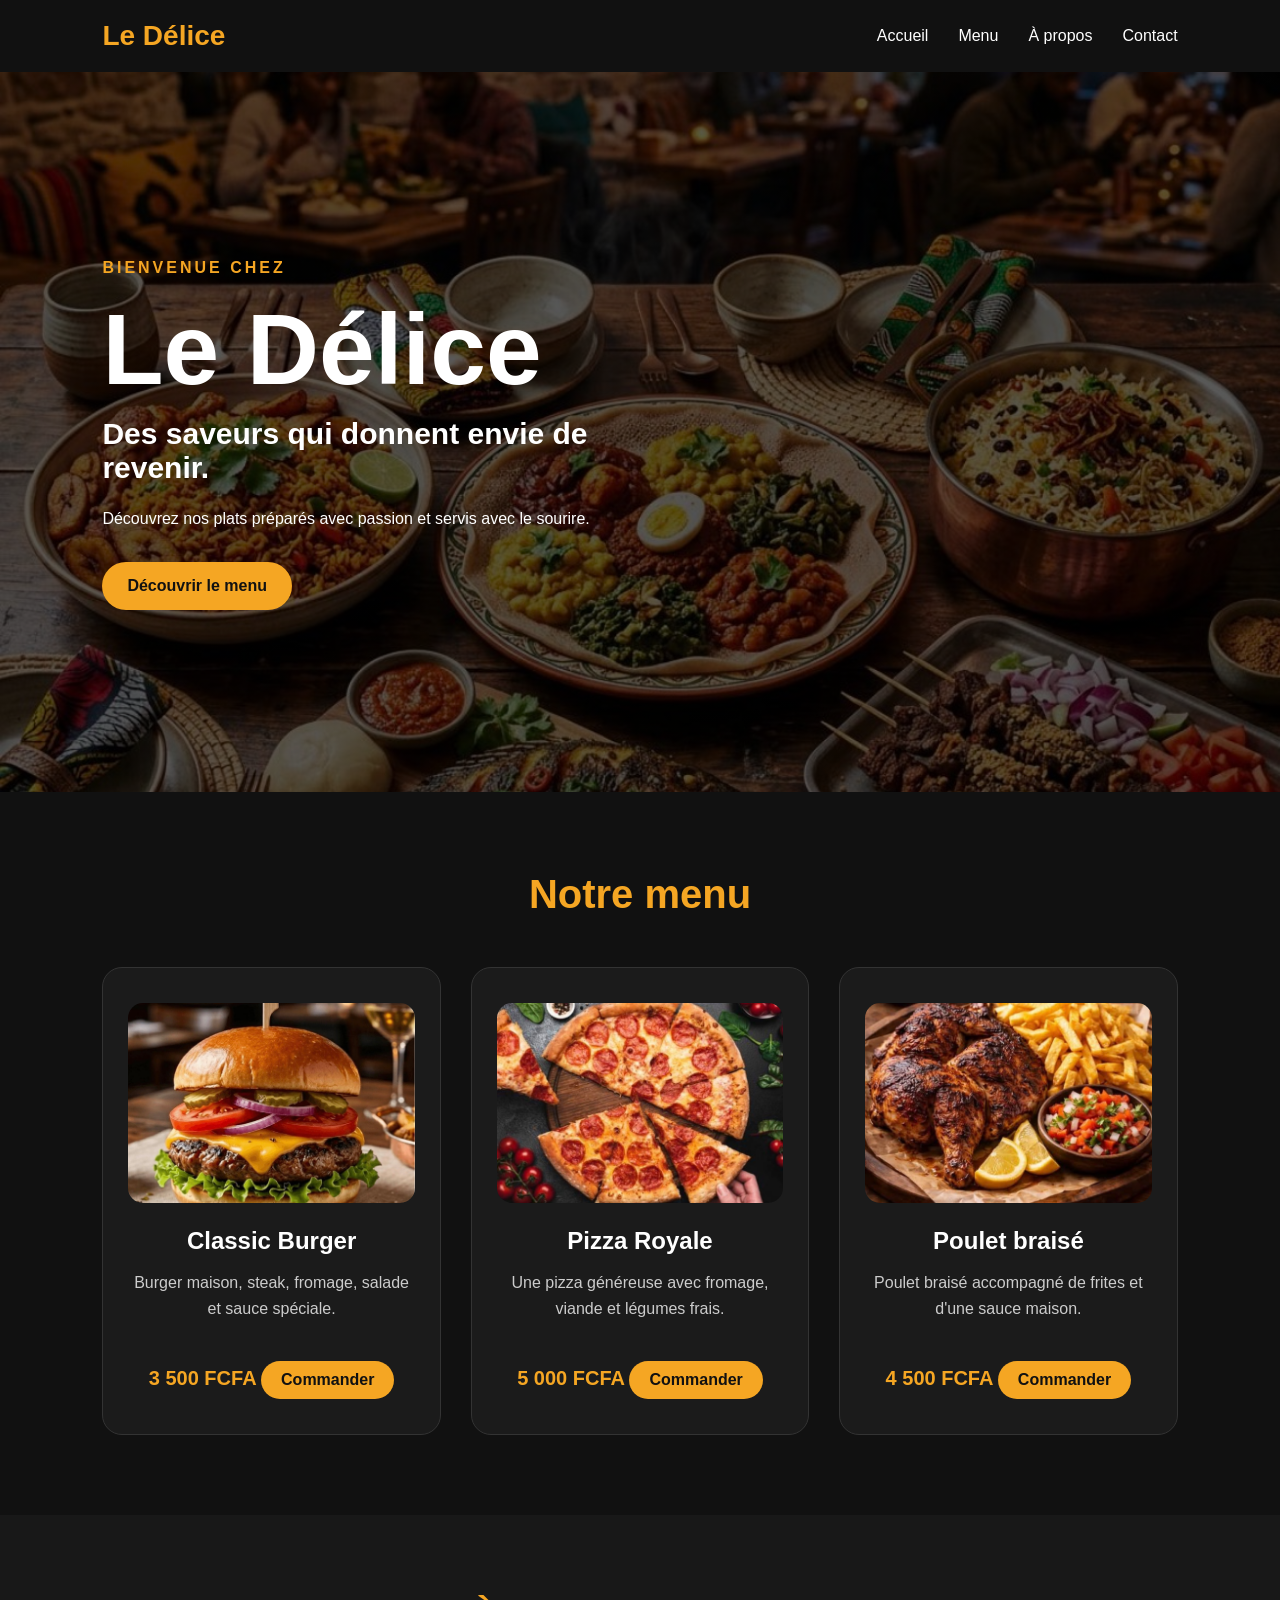
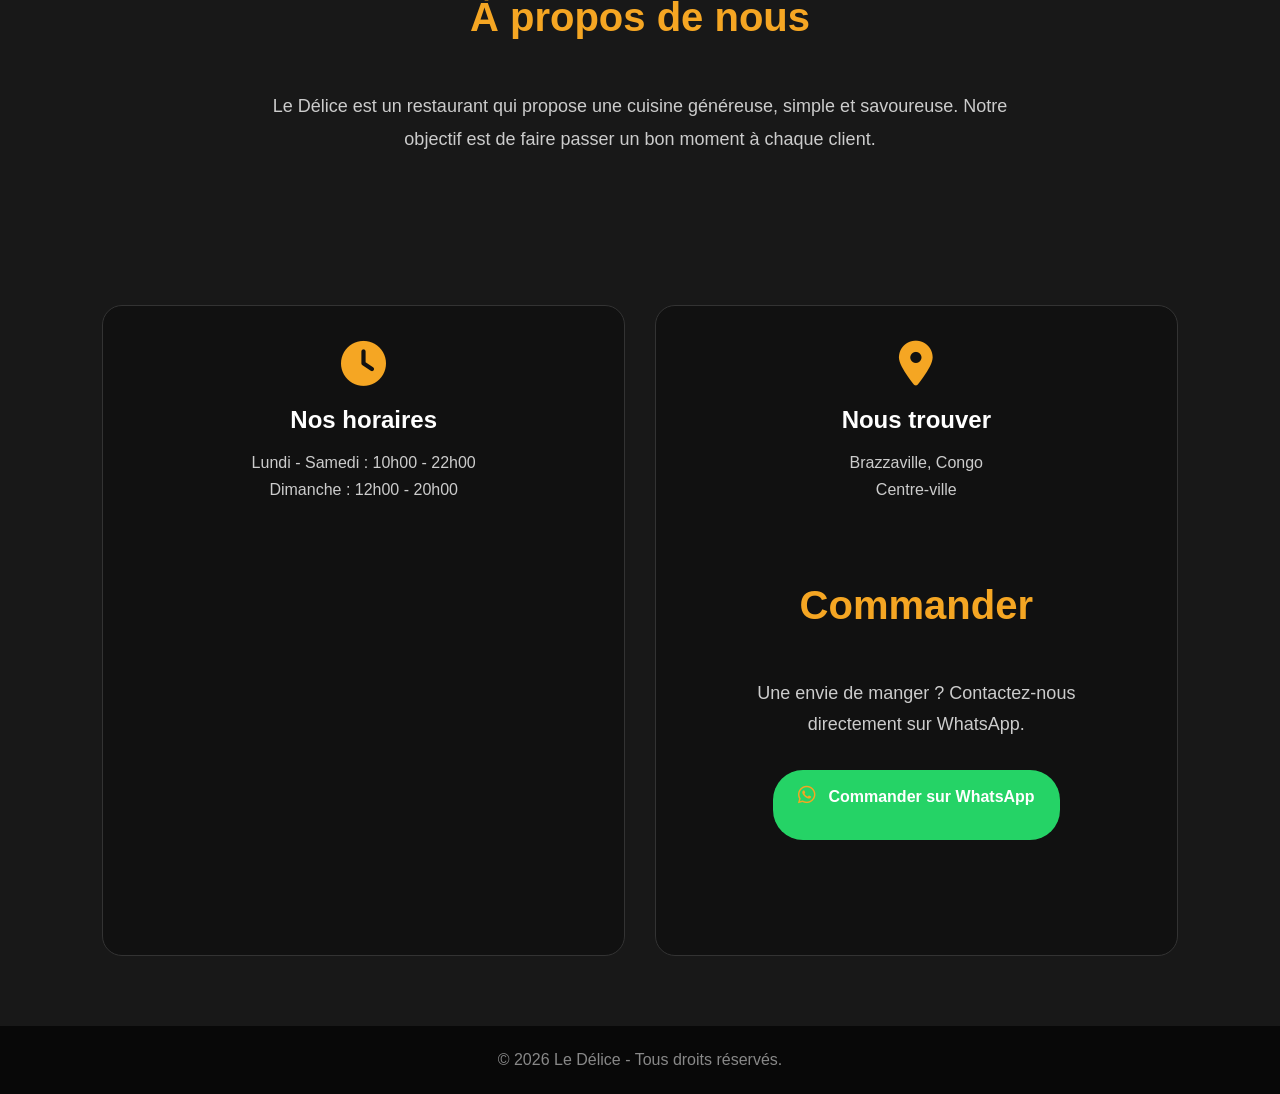
<file: restaurant.html>
<!DOCTYPE html>
<html lang="fr">

<head>
  <meta charset="UTF-8">

  <meta name="viewport" content="width=device-width, initial-scale=1.0">

  <title>Le Délice - Restaurant</title>

  <link rel="stylesheet" href="restaurant.css">

  <link rel="stylesheet"
    href="https://cdnjs.cloudflare.com/ajax/libs/font-awesome/6.5.2/css/all.min.css">
</head>

<body>

  <header class="header">

    <a href="#" class="logo">
      Le Délice
    </a>

    <nav class="menu">
      <a href="#accueil">Accueil</a>
      <a href="#menu">Menu</a>
      <a href="#apropos">À propos</a>
      <a href="#contact">Contact</a>
    </nav>

  </header>


  <main>

    <section id="accueil" class="hero">

      <div class="hero-text">

        <p>BIENVENUE CHEZ</p>

        <h1>Le Délice</h1>

        <h2>Des saveurs qui donnent envie de revenir.</h2>

        <p>
          Découvrez nos plats préparés avec passion
          et servis avec le sourire.
        </p>

        <a href="#menu" class="btn">
          Découvrir le menu
        </a>

      </div>

    </section>


    <section id="menu" class="section-menu">

      <h2>Notre menu</h2>

      <div class="plats">

        <article class="plat">

  <img src="burger.jpg" alt="Burger">

          <h3>Classic Burger</h3>

          <p>
            Burger maison, steak, fromage,
            salade et sauce spéciale.
          </p>

          <strong>3 500 FCFA</strong>

<a href="#" class="commande" data-plat="Classic Burger" data-prix="3500">

  Commander
  
</a>

        </article>

        <article class="plat">

          <img src="pizza.jpg" alt="Pizza">

          <h3>Pizza Royale</h3>

          <p>
            Une pizza généreuse avec fromage,
            viande et légumes frais.
          </p>

          <strong>5 000 FCFA</strong>

<a href="#" class="commande" data-plat="Pizza Royale" data-prix="5000">
  Commander
</a>

        </article>


        <article class="plat">

<img src="poulet.jpg" alt="Poulet braisé">

          <h3>Poulet braisé</h3>

          <p>
            Poulet braisé accompagné de frites
            et d'une sauce maison.
          </p>

          <strong>4 500 FCFA</strong>

<a href="#" class="commande" data-plat="Poulet braisé" data-prix="4500">
  Commander
</a>

        </article>

      </div>

    </section>


    <section id="apropos" class="apropos">

      <h2>À propos de nous</h2>

      <p>
        Le Délice est un restaurant qui propose
        une cuisine généreuse, simple et savoureuse.
        Notre objectif est de faire passer un bon
        moment à chaque client.
      </p>

    </section>

<section class="infos">
  
  <div class="info">
    
    <i class="fa-solid fa-clock"></i>
    
    <h2>Nos horaires</h2>
    
    <p>Lundi - Samedi : 10h00 - 22h00</p>
    
    <p>Dimanche : 12h00 - 20h00</p>
    
  </div>
  
  <div class="info">
    
    <i class="fa-solid fa-location-dot"></i>
    
    <h2>Nous trouver</h2>
    
    <p>Brazzaville, Congo</p>
    
    <p>Centre-ville</p>

    <section id="contact" class="contact">

      <h2>Commander</h2>

      <p>
        Une envie de manger ? Contactez-nous
        directement sur WhatsApp.
      </p>

      <a href="https://wa.me/message/O7EOMLQE2TKND1" class="whatsapp">
        <i class="fa-brands fa-whatsapp"></i>
        Commander sur WhatsApp
      </a>

    </section>

  </main>


  <footer>

    <p>© 2026 Le Délice - Tous droits réservés.</p>

  </footer>

<script src="./script.js"></script>

</body>
</file>
<file: style.css>
body{background:#000000;width:90%;max-width:1200px;margin:auto;height: 90%;
}
.h1{color: #7B3FF2;text-decoration: none;}
.nav1{display:flex;
align-items: center;
justify-content: space-between;
width: 90%;
padding: 10px 0px;
box-sizing: border-box;
}
.niveau1{display:flex;align-items: center;gap:25px;}
.niveau1 p {margin:0}
.niveau1 a {color: white;text-decoration: none;font-size:16px;white-space: nowrap;}
.active{border-bottom: 3px solid #7B3FF2;padding-bottom: 2px}

.espace{display: none;}
.photo{max-width: 55%;height: 100%;width: auto;margin: 0;display: block;
-webkit-mask-image: 

    linear-gradient(to right, transparent, black 45%, black 75%, transparent),

    linear-gradient(to bottom, transparent, black 45%, black 100%, transparent);

  -webkit-mask-composite: destination-in;}
  
.presentation{width: 100%;
  box-sizing: border-box;
  max-width: 1200px;
  margin: 0;
  display:flex;
  align-items: flex-start;
  justify-content: space-between;
  height: 100%;
  position: relative;
}
.presentation-accueil{width: 55%;}
.p1{color: white;line-height: 1.5;}
.sp3{font-size: clamp(40px ,8vw ,80px )
}
.sp1{font-size: 50px;color: white;}
.sp4{font-size: 50px;color: #7B3FF2;}
.sp2{color: #7B3FF2;}
.button1,
.button2{
  padding: 18px 25px;
  border-radius: 50px;
  font-size: 20px;
  margin: 20px;
  margin-bottom: 10px;
  margin-top: 0px;
  background: #7b3ff2;
  color: white;
  border: #7B3FF2;
  transition: 0.3s;
}
.button1:hover {
  transform: translateY(-5px);
}
.button2:hover {
  transform: translateY(-5px);
}
  .presentation2{width: 100%;box-sizing: border-box;max-width: 1200px;display: flex;gap: 50px
  }
  .h2{color: white;padding: 0;font-size: 30px;margin-top: 0px;margin-bottom: 0px;}
  .p2{color: white;line-height: 1.5;}
  .p3{font-size:20px;color: white;line-height: 2;margin-top: -20px;}
.sp5{font-size: 13px;}
.section2{background: #0a0a0a;width:100%;max-width: 1200px;margin:80px auto 0; box-sizing: border-box;height: auto;padding: 30px ;margin-top: 0px;margin-bottom: 0px;}
.sp6{color: #7B3FF2;}
.sp7{color: #7B3FF2;}
.sp8{color: #7B3FF2;}
.sp9{color: #7B3FF2;}
.sp10{color: #7B3FF2;}
.sp11{color: #7B3FF2;}
.sp12{color:#7B3FF2;display: inline-flex;align-items: center;}
.sp13{color: #7B3FF2;}
.reseaux{
  position: absolute;
  left: 0;
  bottom: 30px;
  font-size: 50px;
  top: 580px auto;
}
.github,
.linkedin,
.envelope {
  margin-right: 20px;
  margin:50px;
}
.github{color: white;}
.linkedin{color: #7B3FF2;}
.envelope{color: white;}
.a1{color: white;}
.sp0{color: white;}

.page{
  width: 90%;
  max-width: 1200px;
  margin: 80% auto;
  text-align: center;
}
.page h1{
  color: white;
  font-size: clamp(35px, 6vw, 60px);
}
.page p{
  color: white;
  font-size:20px;
  margin-bottom: 60px;
}

.competences{color: #7B3FF2;display:flex;gap: 30px;}
.competence{
  flex:1;
  background: #0a0a0a;
  font-size: 60px;
}
.competence h2{color: white;}
.competence p{
  color: white;
  line-height: 1.6;
}
.projets{
  display: grid;
  grid-template-columns: repeat(3, 1fr);
  gap: 30px;
}
.projet {
  background: #0a0a0a;
  border: 1px solid #7B3FF2;
  border-radius: 20px;
  overflow: hidden;
}
.projet-image {
  height: 180px;
  display: flex;
  justify-content: center;
  align-items: center;
  background: #111;
}
.projet-image i {
  color: #7B3FF2;
  font-size: 70px;
}
.projet-contenu {padding: 25px;}
.projet-contenu h2 {color: white;}
.projet-contenu p {
    color: white;
    line-height: 1.6;
}
.projet-contenu span {
  display: inline-block;
  color: #7B3FF2;
  border: 1px solid #7B3FF2;
  border-radius: 20px;
  padding: 6px 12px;
  margin: 5px;
}
.apropos-contenu {
  display: flex;
  gap: 60px;
  text-align: left;
}
.apropos-texte,
.apropos-infos {
  flex: 1;
  background: #0a0a0a;
  padding: 30px;
  border-radius: 20px;
}
.apropos-contenu h2 {
  color: #7B3FF2;
}
.apropos-contenu p {
  color: white;
  line-height: 1.7;
  font-size: 18px;
}
.apropos-infos strong {
  color: #7B3FF2;
}
.contact-contenu{
  display: flex;
  justify-content: center;
  gap: 30px;
  margin-top: 50px;
}
.contact-social {
  font-size: 50px;
  text-decoration: none;
  transition: 0.3s;
}
.whatsapp{
    color: #25D366;
}
.instagram {
    color: #E1306C;
}
.tiktok {
    color: white;
}
.message {
    color: greenyellow;
}
.contact-social:hover {
    transform: scale(1.15);
}
.contact-button{color: #7B3FF2;}

#contactBox {
  position: fixed;
  top: 50%;
  left: 50%;
  transform: translate(-50%, -50%);
  background: #0a0a0a;
  border: 2px solid #7B3FF2;
  border-radius: 20px;
  padding: 30px;
  width: 300px;
  text-align: center;
  z-index: 1000;
  opacity: 0;
visibility: hidden;
transform: translate(-50%, -45%) scale(0.9);
transition: 0.3s ease;
}
#contactBox.active {
  opacity: 1;
  visibility: visible;
  transform: translate(-50%, -50%) scale(1);
}
#contactBox h2 {
  color: #7B3FF2;
}
#contactBox p {
  color: white;
}
#contactBox a {
  color: white;
  text-decoration: none;
}
#fermerContact {
  display: block;
  margin: 25px auto 0;
  background: #7B3FF2;
  color: white;
  border: none;
  padding: 12px 25px;
  border-radius: 25px;
}
#overlay {
  display: none;
  position: fixed;
  inset: 0;
  background: rgba(0, 0, 0, 0.7);
  z-index: 999;
}
#contactBox {
  z-index: 1000;
}
#menuBtn {
  display: none;
  background: none;
  border: none;
  color: white;
  font-size: 25px;
  cursor: pointer;
  position: relative;
  z-index: 2000;
}
.nav1 {
  position: relative;
  z-index: 1500;
}
.voir-projet {
  display: inline-block;
  margin-top: 20px;
  padding: 12px 20px;
  background: #7B3FF2;
  color: white;
  text-decoration: none;
  border-radius: 25px;
  transition: 0.3s;
}
.voir-projet:hover {
  transform: translateY(-4px);
}
.projet-image img {
  width: 100%;
  height: 100%;
  object-fit: cover;
  display: block;
}



.page {
  animation: apparition 0.8s ease;
}
@keyframes apparition {
  from {
    opacity: 0;
    transform: translateY(20px);
  }
  to {
    opacity: 1;
    transform: translateY(0);
  }
}
.contact-social i {
  transition: 0.3s;
}
.contact-social:hover i {
  transform: scale(1.2);
}
































@media (max-width: 600px) {
  body {
    width: 100%;
    max-width: none;
    margin: 0;
    overflow-x: hidden;
  }
  .nav1 {
    flex-direction: column;
    gap: 20px;
    padding: 15px;
    align-items: center;
    margin: auto;
  }
  .niveau1 {
    gap: 15px;
    flex-wrap: wrap;
    justify-content: center;
  }
  .espace {
    width: 100%;
    height: 60px;
  }
  .presentation {
    flex-direction: column;
    text-align: center;
    width: 100%;
    padding: 20px;
    box-sizing: border-box;
    align-items: center;
    height: auto;
  }
  .sp1 {
    font-size: 40px;
  }
  .sp3{
    font-size: 50px;
    margin: -55px;
  }
  .sp4 {
    font-size: 40px;
  }
  .sp5 {
    font-size: 22px;
  }
  .button1,
  .button2 {
    font-size: 15px;
    padding: 18px 25px;
    margin: 10px 10px;
    justify-content: center;
  }
  .photo {
    width: 100%;
    max-width: 350px;
    height: auto;
    margin: 20px auto 0px;
    margin-bottom: -20;
  }
  .section2 {
    width: 100%;
    max-width: none;
    padding: 30px;
    margin-top: 0px;
  }
  .h2 {
    font-size: 35px;
    margin-bottom: 30px;
  }
  .presentation2 {
    width: 100%;
    max-width: none;
    display: block;
  }
  .reseaux {
    position: static;
    display: flex;
    justify-content: center;
    align-items: center;
    gap: 50px;
    width: 100%;
    margin-top: 40px;
    font-size: 40px;
  }
  .github,
.linkedin,
.envelope {
  margin: 0;
}
  .p2 {font-size: 18px
  }
  .p3 {font-size: 16px;
  }
  .page {
  width: 100%;
  padding: 20px;
  box-sizing: border-box;
}
.competences {
  flex-direction: column;
}
.competence {
  width: 100%;
}
.projets {
  grid-template-columns: 1fr;
}
.apropos-contenu {
  flex-direction: column;
  gap: 20px;
}
#menuBtn {
  display: block;
  position: relative;
  z-index: 2000;
  
}

.niveau1 {
  display: none;
  flex-direction: column;
  position: absolute;
  top: 70px;
  right: 20px;
  background: #0a0a0a;
  padding: 20px;
  border: 1px solid #7B3FF2;
  border-radius: 15px;
  gap: 20px;
  z-index: 1000;
}
.niveau1.active {
  display: flex;
}
.niveau1 a {
  position: relative;
  z-index: 2001;
  pointer-events: auto;
}



}
@media (min-width: 600px) and (max-width: 900px) {
  
  /* =========================

     MODE TABLETTE / PAYSAGE

     ========================= */
  
  body {
    
    width: 100%;
    
    max-width: none;
    
    margin: 0;
    
    overflow-x: hidden;
    
    box-sizing: border-box;
    
  }
  
  /* MENU */
  
  .nav1 {
    
    width: 100%;
    
    padding: 15px 25px;
    
    box-sizing: border-box;
    
  }
  
  .h1 {
    
    font-size: 18px;
    
  }
  
  .niveau1 {
    
    display: flex;
    
    align-items: center;
    
    gap: 18px;
    
    flex-wrap: nowrap;
    
  }
  
  .niveau1 a {
    
    font-size: 16px;
    
    white-space: nowrap;
    
  }
  
  #menuBtn {
    
    display: none;
    
  }
  
  /* ESPACE */
  
  .espace {
    
    display: none;
    
  }
  
  /* =========================

     ACCUEIL

     ========================= */
  
  .presentation {
    
    width: 100%;
    
    min-height: 650px;
    
    padding: 30px;
    
    box-sizing: border-box;
    
    display: flex;
    
    align-items: flex-start;
    
    justify-content: space-between;
    
    gap: 30px;
    
    position: relative;
    
  }
  
  .presentation-accueil {
    
    width: 55%;
    
    min-width: 0;
    
  }
  
  .p1 {
    
    width: 100%;
    
    margin: 0;
    
    line-height: 1.4;
    
  }
  
  /* TEXTES */
  
  .sp1 {
    
    font-size: 35px;
    
  }
  
  .sp3 {
    
    font-size: 45px;
    
    white-space: nowrap;
    
  }
  
  .sp4 {
    
    font-size: 35px;
    
    white-space: nowrap;
    
  }
  
  .sp5 {
    
    font-size: 17px;
    
  }
  
  /* PHOTO */
  
  .photo {
    
    position: relative;
    
    width: 40%;
    
    max-width: 300px;
    
    height: auto;
    
    right: auto;
    
    top: auto;
    
    margin: 0;
    
    flex-shrink: 0;
    
  }
  
  /* BOUTONS */
  
  .button1,
  
  .button2 {
    
    font-size: 18px;
    
    padding: 14px 20px;
    
    border-radius: 50px;
    
    margin: 25px 5px 0 0;
    
    white-space: nowrap;
    
  }
  
  /* RÉSEAUX */
  
  .reseaux {
    
    position: static;
    
    display: flex;
    
    align-items: center;
    
    gap: 30px;
    
    margin-top: 35px;
    
    font-size: 35px;
    
  }
  
  .github,
  
  .linkedin,
  
  .envelope {
    
    margin: 0;
    
  }
  
  /* =========================

     SECTION À PROPOS

     ========================= */
  
  .section2 {
    
    width: 100%;
    
    max-width: 100%;
    
    margin: 0;
    
    padding: 30px;
    
    box-sizing: border-box;
    
  }
  
  .h2 {
    
    font-size: 32px;
    
    padding: 10px 0 25px;
    
    margin: 0;
    
  }
  
  .presentation2 {
    
    width: 100%;
    
    display: block;
    
    gap: 0px;
    
    box-sizing: border-box;
    
  }
  
  .p2,
  
  .p3 {
    
    min-width: 0;
    overflow-wrap: break-word;
    
  }
  
  .p2 {
    
    font-size: 50px;
    line-height: 1.6;
    
  }
  
  .p3 {
    font-size: 17px;
    text-align: center;
    line-height: 1.6;
  }
}
</file>
<file: boutique.css>
* {
  margin: 0;
  padding: 0;
  box-sizing: border-box;
}

html {
  scroll-behavior: smooth;
}

body {
  font-family: Arial, sans-serif;
  background: #000;
  color: white;
}

/* =====================
   HEADER
   ===================== */

.header {
  width: 100%;
  padding: 20px 8%;
  display: flex;
  align-items: center;
  justify-content: space-between;
  background: #000;
  position: sticky;
  top: 0;
  z-index: 1000;
}

.logo {
  color: #7B3FF2;
  font-size: 28px;
  font-weight: bold;
  text-decoration: none;
}

.menu {
  display: flex;
  gap: 30px;
}

.menu a {
  color: white;
  text-decoration: none;
}

.menu a:hover {
  color: #7B3FF2;
}

.panier {
  color: white;
  font-size: 22px;
}


/* =====================
   ACCUEIL
   ===================== */

.hero {
  min-height: 75vh;
  padding: 80px 8%;
  display: flex;
  align-items: center;

  background:
    linear-gradient(
      rgba(0, 0, 0, 0.55),
      rgba(0, 0, 0, 0.55)
    ),
    url("sneakers.jpg");

  background-size: cover;
  background-position: center;
}

.hero-text {
  max-width: 600px;
}

.hero-text > p:first-child {
  color: #7B3FF2;
  font-weight: bold;
  letter-spacing: 3px;
}

.hero h1 {
  font-size: clamp(50px, 8vw, 90px);
  margin: 15px 0;
}

.hero-text p {
  color: #ddd;
  line-height: 1.7;
}

.btn {
  display: inline-block;
  margin-top: 30px;
  padding: 15px 25px;
  background: #7B3FF2;
  color: white;
  text-decoration: none;
  border-radius: 30px;
  font-weight: bold;
}


/* =====================
   PRODUITS
   ===================== */

.produits {
  padding: 80px 8%;
}

.produits > h2 {
  text-align: center;
  color: #7B3FF2;
  font-size: 40px;
  margin-bottom: 50px;
}

.produits-grid {
  display: grid;
  grid-template-columns: repeat(4, 1fr);
  gap: 25px;
}

.produit {
  background: #0a0a0a;
  border: 1px solid #222;
  border-radius: 20px;
  overflow: hidden;
  transition: 0.3s;
}

.produit:hover {
  transform: translateY(-8px);
  border-color: #7B3FF2;
}

.produit img {
  width: 100%;
  height: 230px;
  object-fit: cover;
  display: block;
}

.produit-info {
  padding: 20px;
}

.produit-info h3 {
  font-size: 21px;
  margin-bottom: 10px;
}

.produit-info p {
  color: #aaa;
  line-height: 1.5;
  margin-bottom: 15px;
}

.produit-info strong {
  display: block;
  color: #7B3FF2;
  font-size: 20px;
  margin-bottom: 20px;
}

.acheter {
  display: inline-block;
  padding: 10px 18px;
  background: #7B3FF2;
  color: white;
  text-decoration: none;
  border-radius: 25px;
}


/* =====================
   À PROPOS
   ===================== */

.apropos {
  padding: 80px 15%;
  text-align: center;
  background: #0a0a0a;
}

.apropos h2,
.contact h2 {
  color: #7B3FF2;
  font-size: 40px;
  margin-bottom: 30px;
}

.apropos p {
  color: #ccc;
  line-height: 1.8;
  font-size: 18px;
}


/* =====================
   CONTACT
   ===================== */

.contact {
  padding: 80px 8%;
  text-align: center;
}

.contact p {
  color: #ccc;
  margin-bottom: 30px;
}

.whatsapp {
  display: inline-block;
  padding: 15px 25px;
  background: #25D366;
  color: white;
  text-decoration: none;
  border-radius: 30px;
  font-weight: bold;
}


/* =====================
   FOOTER
   ===================== */

footer {
  padding: 25px;
  text-align: center;
  color: #888;
  background: #050505;
}


/* =====================
   MOBILE
   ===================== */

@media (max-width: 900px) {

  .produits-grid {
    grid-template-columns: repeat(2, 1fr);
  }

}

@media (max-width: 600px) {

  .header {
    padding: 15px 20px;
    flex-wrap: wrap;
    gap: 15px;
  }

  .menu {
    width: 100%;
    justify-content: center;
    gap: 15px;
    flex-wrap: wrap;
  }

  .menu a {
    font-size: 14px;
  }

  .hero {
    min-height: 70vh;
    padding: 50px 25px;
  }

  .hero h1 {
    font-size: 55px;
  }

  .produits {
    padding: 60px 20px;
  }

  .produits-grid {
    grid-template-columns: 1fr;
  }

  .produit img {
    height: 250px;
  }

  .apropos {
    padding: 60px 25px;
  }

  .contact {
    padding: 60px 25px;
  }

}
</file>
<file: coiffure.css>
* {
  margin: 0;
  padding: 0;
  box-sizing: border-box;
}

html {
  scroll-behavior: smooth;
}

body {
  font-family: Arial, sans-serif;
  background: #000;
  color: white;
}

/* =====================
   HEADER
   ===================== */

.header {
  width: 100%;
  padding: 20px 8%;
  display: flex;
  align-items: center;
  justify-content: space-between;
  background: #000;
  position: sticky;
  top: 0;
  z-index: 1000;
}

.logo {
  color: #7B3FF2;
  font-size: 28px;
  font-weight: bold;
  text-decoration: none;
}

.menu {
  display: flex;
  gap: 30px;
}

.menu a {
  color: white;
  text-decoration: none;
}

.menu a:hover {
  color: #7B3FF2;
}

.whatsapp {
  color: #25D366;
  font-size: 25px;
}


/* =====================
   ACCUEIL
   ===================== */

.hero {
  min-height: 80vh;
  padding: 80px 8%;
  display: flex;
  align-items: center;

  background:
    linear-gradient(
      rgba(0, 0, 0, 0.55),
      rgba(0, 0, 0, 0.55)
    ),
    url("coiffure1.jpg");

  background-size: cover;
  background-position: center;
}

.hero-text {
  max-width: 650px;
}

.sur-titre {
  color: #7B3FF2;
  font-weight: bold;
  letter-spacing: 3px;
  margin-bottom: 15px;
}

.hero h1 {
  font-size: clamp(50px, 8vw, 90px);
  line-height: 1.05;
  margin-bottom: 25px;
}

.hero-text > p:not(.sur-titre) {
  color: #ddd;
  line-height: 1.7;
  font-size: 18px;
}

.btn {
  display: inline-block;
  margin-top: 30px;
  padding: 15px 25px;
  background: #7B3FF2;
  color: white;
  text-decoration: none;
  border-radius: 30px;
  font-weight: bold;
  transition: 0.3s;
}

.btn:hover {
  transform: translateY(-4px);
}


/* =====================
   SERVICES
   ===================== */

.services {
  padding: 80px 8%;
}

.services > h2,
.galerie > h2,
.apropos h2,
.contact h2 {
  text-align: center;
  color: #7B3FF2;
  font-size: 40px;
  margin-bottom: 50px;
}

.services-grid {
  display: grid;
  grid-template-columns: repeat(3, 1fr);
  gap: 30px;
}

.service {
  background: #0a0a0a;
  border: 1px solid #222;
  border-radius: 20px;
  padding: 40px 25px;
  text-align: center;
  transition: 0.3s;
}

.service:hover {
  transform: translateY(-8px);
  border-color: #7B3FF2;
}

.service i {
  color: #7B3FF2;
  font-size: 50px;
  margin-bottom: 20px;
}

.service h3 {
  font-size: 24px;
  margin-bottom: 15px;
}

.service p {
  color: #aaa;
  line-height: 1.6;
  margin-bottom: 20px;
}

.service strong {
  color: #7B3FF2;
  font-size: 20px;
}


/* =====================
   GALERIE
   ===================== */

.galerie {
  padding: 80px 8%;
  background: #0a0a0a;
}

.galerie-grid {
  display: grid;
  grid-template-columns: repeat(3, 1fr);
  gap: 25px;
}

.galerie-grid img {
  width: 100%;
  height: 350px;
  object-fit: cover;
  border-radius: 20px;
  transition: 0.3s;
}

.galerie-grid img:hover {
  transform: scale(1.03);
}


/* =====================
   À PROPOS
   ===================== */

.apropos {
  padding: 80px 15%;
  text-align: center;
}

.apropos p {
  max-width: 750px;
  margin: auto;
  color: #ccc;
  font-size: 18px;
  line-height: 1.8;
}


/* =====================
   CONTACT
   ===================== */

.contact {
  padding: 80px 8%;
  text-align: center;
  background: #0a0a0a;
}

.contact p {
  color: #ccc;
  font-size: 18px;
}

.whatsapp-btn {
  background: #25D366;
}


/* =====================
   FOOTER
   ===================== */

footer {
  padding: 25px;
  text-align: center;
  color: #888;
  background: #000;
}


/* =====================
   TABLETTE
   ===================== */

@media (max-width: 900px) {

  .services-grid {
    grid-template-columns: repeat(2, 1fr);
  }

  .galerie-grid {
    grid-template-columns: repeat(2, 1fr);
  }

}


/* =====================
   PETIT ÉCRAN
   ===================== */

@media (max-width: 600px) {

  .header {
    padding: 15px 20px;
    flex-wrap: wrap;
    gap: 15px;
  }

  .menu {
    width: 100%;
    justify-content: center;
    gap: 15px;
    flex-wrap: wrap;
  }

  .menu a {
    font-size: 14px;
  }

  .hero {
    min-height: 75vh;
    padding: 50px 25px;
  }

  .hero h1 {
    font-size: 55px;
  }

  .hero-text > p:not(.sur-titre) {
    font-size: 16px;
  }

  .services {
    padding: 60px 20px;
  }

  .services-grid {
    grid-template-columns: 1fr;
  }

  .galerie {
    padding: 60px 20px;
  }

  .galerie-grid {
    grid-template-columns: 1fr;
  }

  .galerie-grid img {
    height: 300px;
  }

  .apropos {
    padding: 60px 25px;
  }

  .contact {
    padding: 60px 25px;
  }

  .services > h2,
  .galerie > h2,
  .apropos h2,
  .contact h2 {
    font-size: 32px;
  }

}
</file>
<file: restaurant.css>
* {
  margin: 0;
  padding: 0;
  box-sizing: border-box;
}

html {
  scroll-behavior: smooth;
}

body {
  font-family: Arial, sans-serif;
  background: #111;
  color: white;
}

/* =====================
   HEADER
   ===================== */

.header {
  width: 100%;
  padding: 20px 8%;
  display: flex;
  justify-content: space-between;
  align-items: center;
  background: #111;
  position: sticky;
  top: 0;
  z-index: 1000;
}

.logo {
  color: #f5a623;
  font-size: 28px;
  font-weight: bold;
  text-decoration: none;
}

.menu {
  display: flex;
  gap: 30px;
}

.menu a {
  color: white;
  text-decoration: none;
  font-size: 16px;
}

.menu a:hover {
  color: #f5a623;
}

.plat img {
  
  width: 100%;
  
  height: 200px;
  
  object-fit: cover;
  
  border-radius: 15px;
  
  margin-bottom: 20px;
  
}
.commande {

  display: inline-block;
  
  margin-top: 20px;
  
  padding: 10px 20px;
  
  background: #f5a623;
  
  color: #111;
  
  text-decoration: none;
  
  border-radius: 25px;
  
  font-weight: bold;
  
}

.infos {
  
  display: grid;
  
  grid-template-columns: repeat(2, 1fr);
  
  gap: 30px;
  
  padding: 70px 8%;
  
  background: #181818;
  
}

.info {
  
  text-align: center;
  
  padding: 35px;
  
  background: #111;
  
  border-radius: 20px;
  
  border: 1px solid #333;
  
}

.info i {
  
  font-size: 45px;
  
  color: #f5a623;
  
  margin-bottom: 20px;
  
}

.info h2 {
  
  margin-bottom: 15px;
  
}

.info p {
  
  color: #ccc;
  
  line-height: 1.7;
  
}

/* =====================
   ACCUEIL
   ===================== */

.hero {
  min-height: 80vh;
  display: flex;
  align-items: center;
  padding: 60px 8%;

  background:
    linear-gradient(
      rgba(0,0,0,0.65),
      rgba(0,0,0,0.65)
    ),
    url("restaurant.jpg");

  background-size: cover;
  background-position: center;
}

.hero-text {
  max-width: 600px;
}

.hero-text > p:first-child {
  color: #f5a623;
  font-weight: bold;
  letter-spacing: 3px;
}

.hero h1 {
  font-size: clamp(55px, 8vw, 100px);
  margin: 10px 0;
}

.hero h2 {
  font-size: 30px;
  margin-bottom: 20px;
}

.hero-text p {
  line-height: 1.7;
}

.btn {
  display: inline-block;
  margin-top: 30px;
  padding: 15px 25px;
  background: #f5a623;
  color: #111;
  text-decoration: none;
  border-radius: 30px;
  font-weight: bold;
}

.btn:hover {
  transform: translateY(-3px);
}


/* =====================
   MENU
   ===================== */

.section-menu {
  padding: 80px 8%;
  text-align: center;
}

.section-menu > h2,
.apropos h2,
.contact h2 {
  font-size: 40px;
  margin-bottom: 50px;
  color: #f5a623;
}

.plats {
  display: grid;
  grid-template-columns: repeat(3, 1fr);
  gap: 30px;
}

.plat {
  background: #1b1b1b;
  padding: 35px 25px;
  border-radius: 20px;
  border: 1px solid #333;
  transition: 0.3s;
}

.plat:hover {
  transform: translateY(-8px);
  border-color: #f5a623;
}

.plat i {
  font-size: 55px;
  color: #f5a623;
  margin-bottom: 20px;
}

.plat h3 {
  font-size: 24px;
  margin-bottom: 15px;
}

.plat p {
  color: #ccc;
  line-height: 1.6;
  margin-bottom: 20px;
}

.plat strong {
  color: #f5a623;
  font-size: 20px;
}


/* =====================
   À PROPOS
   ===================== */

.apropos {
  padding: 80px 15%;
  text-align: center;
  background: #181818;
}

.apropos p {
  max-width: 750px;
  margin: auto;
  color: #ccc;
  font-size: 18px;
  line-height: 1.8;
}


/* =====================
   CONTACT
   ===================== */

.contact {
  padding: 80px 8%;
  text-align: center;
}

.contact p {
  color: #ccc;
  margin-bottom: 30px;
  font-size: 18px;
}

.whatsapp {
  display: inline-block;
  padding: 15px 25px;
  background: #25d366;
  color: white;
  text-decoration: none;
  border-radius: 30px;
  font-weight: bold;
}

.whatsapp i {
  margin-right: 8px;
  font-size: 20px;
}


/* =====================
   FOOTER
   ===================== */

footer {
  padding: 25px;
  text-align: center;
  background: #080808;
  color: #888;
}


/* =====================
   PETIT ÉCRAN
   ===================== */

@media (max-width: 700px) {

  .header {
    padding: 15px 20px;
    flex-direction: column;
    gap: 15px;
  }

.infos {
  
  grid-template-columns: 1fr;
  
  padding: 50px 25px;
  
}

  .menu {
    gap: 15px;
    flex-wrap: wrap;
    justify-content: center;
  }

  .menu a {
    font-size: 14px;
  }

  .hero {
    min-height: 75vh;
    padding: 50px 25px;
  }

  .hero h1 {
    font-size: 60px;
  }

  .hero h2 {
    font-size: 23px;
  }

  .plats {
    grid-template-columns: 1fr;
  }

  .section-menu,
  .contact {
    padding: 60px 25px;
  }

  .apropos {
    padding: 60px 25px;
  }

  .section-menu > h2,
  .apropos h2,
  .contact h2 {
    font-size: 32px;
  }
}
</file>
